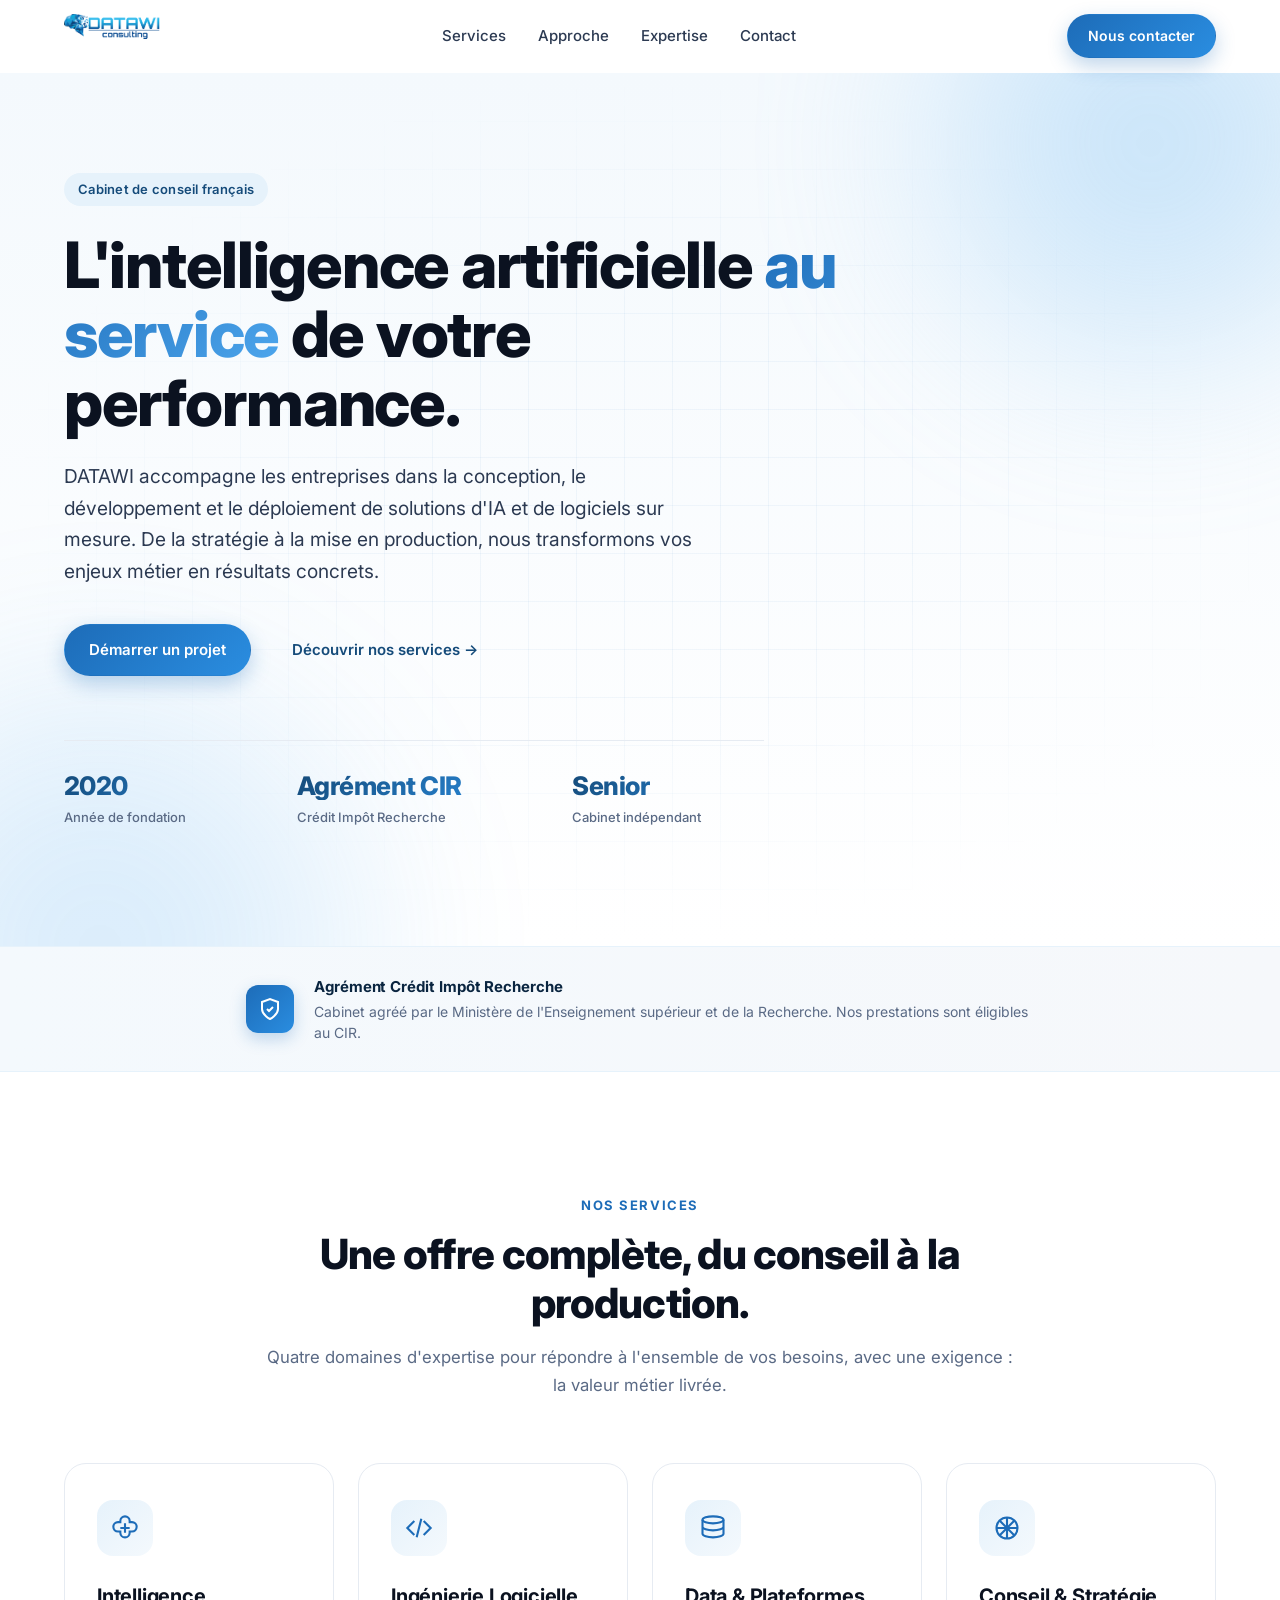
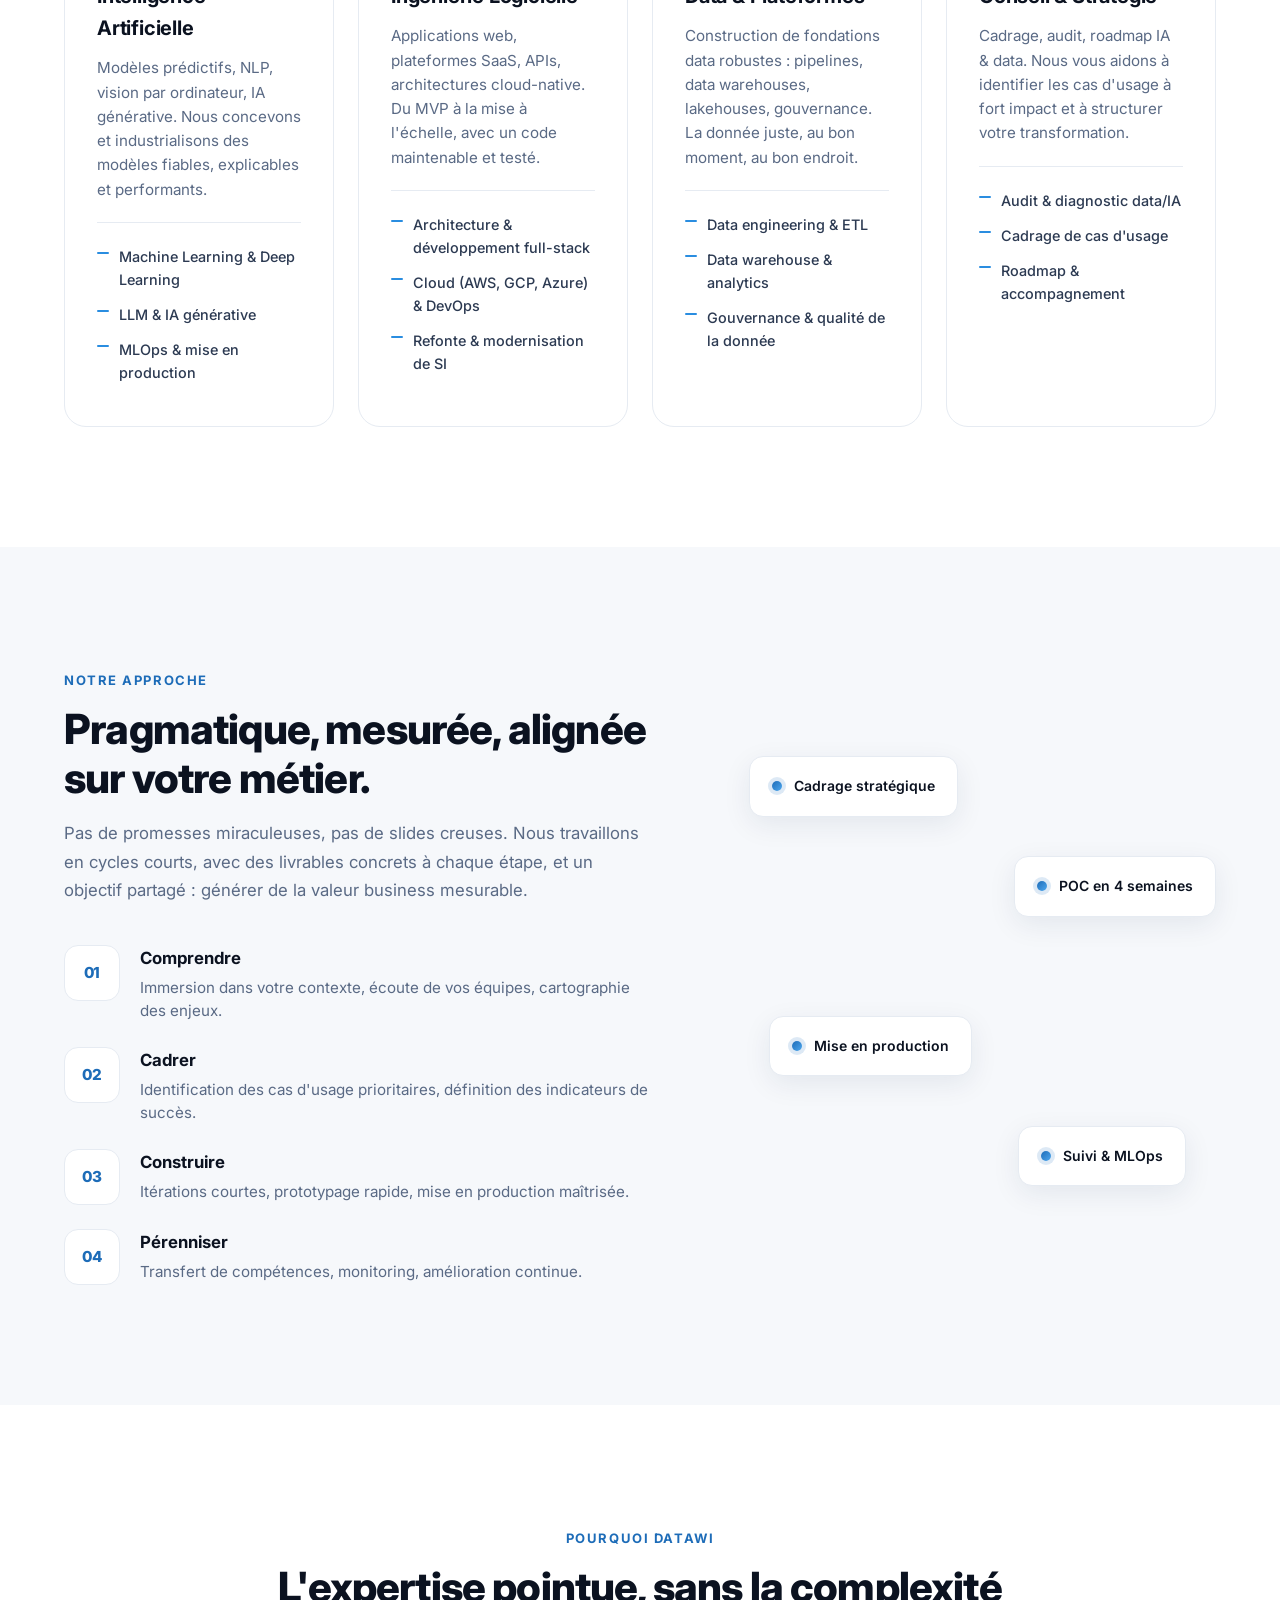
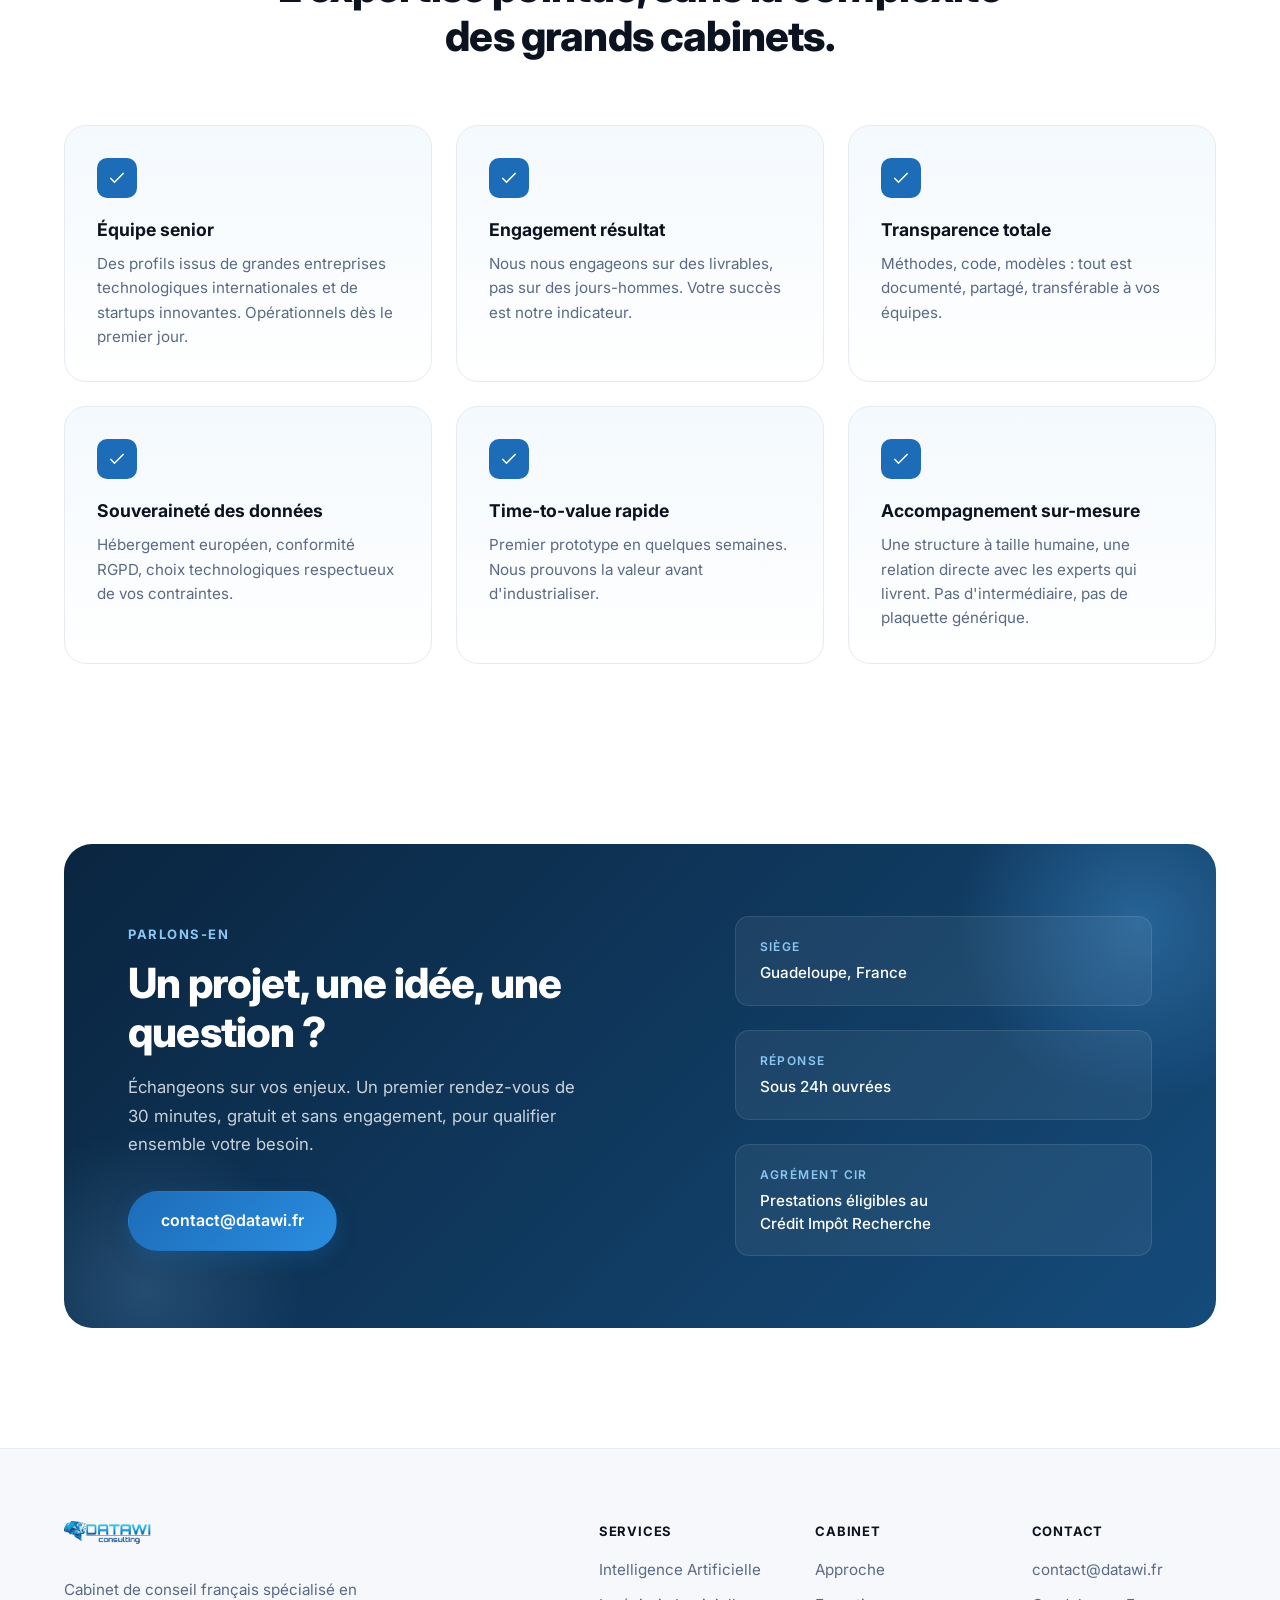
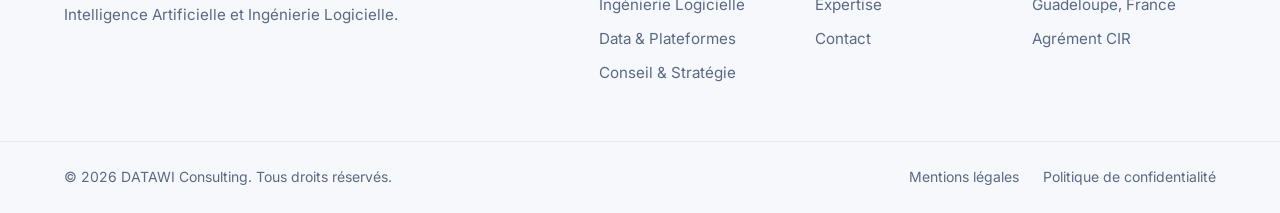
<file: index.html>
<!DOCTYPE html>
<html lang="fr">
<head>
    <meta charset="UTF-8">
    <meta name="viewport" content="width=device-width, initial-scale=1.0">
    <title>DATAWI Consulting — Conseil en IA & Ingénierie Logicielle</title>
    <meta name="description" content="DATAWI Consulting — Cabinet de conseil français spécialisé en Intelligence Artificielle et Ingénierie Logicielle. Agréé Crédit Impôt Recherche par le Ministère de l'Enseignement supérieur et de la Recherche.">
    <meta name="keywords" content="conseil IA, intelligence artificielle, ingénierie logicielle, machine learning, data science, France, Guadeloupe, agrément CIR, crédit impôt recherche, DATAWI">
    <meta name="author" content="DATAWI Consulting">
    <meta name="robots" content="index, follow, max-image-preview:large, max-snippet:-1">
    <link rel="canonical" href="https://datawi.fr/">

    <!-- Open Graph -->
    <meta property="og:type" content="website">
    <meta property="og:locale" content="fr_FR">
    <meta property="og:site_name" content="DATAWI Consulting">
    <meta property="og:url" content="https://datawi.fr/">
    <meta property="og:title" content="DATAWI Consulting — Conseil en IA & Ingénierie Logicielle">
    <meta property="og:description" content="Cabinet de conseil français spécialisé en Intelligence Artificielle et Ingénierie Logicielle. Agréé Crédit Impôt Recherche.">
    <meta property="og:image" content="https://datawi.fr/assets/datawi-logo.png">
    <meta property="og:image:alt" content="Logo DATAWI Consulting">

    <!-- Twitter Card -->
    <meta name="twitter:card" content="summary_large_image">
    <meta name="twitter:title" content="DATAWI Consulting — Conseil en IA & Ingénierie Logicielle">
    <meta name="twitter:description" content="Cabinet de conseil français spécialisé en IA et Ingénierie Logicielle. Agréé Crédit Impôt Recherche.">
    <meta name="twitter:image" content="https://datawi.fr/assets/datawi-logo.png">

    <link rel="icon" type="image/png" href="assets/datawi-logo.png">
    <link rel="preconnect" href="https://fonts.googleapis.com">
    <link rel="preconnect" href="https://fonts.gstatic.com" crossorigin>
    <link href="https://fonts.googleapis.com/css2?family=Inter:wght@300;400;500;600;700;800&display=swap" rel="stylesheet">
    <link rel="stylesheet" href="styles.css">

    <!-- Structured data (schema.org) -->
    <script type="application/ld+json">
    {
      "@context": "https://schema.org",
      "@graph": [
        {
          "@type": ["Organization", "ProfessionalService"],
          "@id": "https://datawi.fr/#organization",
          "name": "DATAWI Consulting",
          "legalName": "DATAWI",
          "alternateName": "DATAWI",
          "url": "https://datawi.fr/",
          "logo": {
            "@type": "ImageObject",
            "url": "https://datawi.fr/assets/datawi-logo.png",
            "caption": "DATAWI Consulting"
          },
          "image": "https://datawi.fr/assets/datawi-logo.png",
          "description": "Cabinet de conseil français spécialisé en Intelligence Artificielle et Ingénierie Logicielle. Agréé Crédit Impôt Recherche par le Ministère de l'Enseignement supérieur et de la Recherche.",
          "slogan": "L'intelligence artificielle au service de votre performance",
          "foundingDate": "2020",
          "email": "contact@datawi.fr",
          "address": {
            "@type": "PostalAddress",
            "streetAddress": "53 rue du Père Labat",
            "postalCode": "97100",
            "addressLocality": "Basse-Terre",
            "addressRegion": "Guadeloupe",
            "addressCountry": "FR"
          },
          "areaServed": [
            { "@type": "Country", "name": "France" },
            { "@type": "AdministrativeArea", "name": "Guadeloupe" },
            { "@type": "Place", "name": "Europe" }
          ],
          "knowsAbout": [
            "Intelligence Artificielle",
            "Machine Learning",
            "Deep Learning",
            "Large Language Models",
            "IA générative",
            "MLOps",
            "Ingénierie Logicielle",
            "Architecture cloud",
            "AWS",
            "Google Cloud Platform",
            "Microsoft Azure",
            "DevOps",
            "Data Engineering",
            "Data Warehouse",
            "Gouvernance de la donnée",
            "Conseil en transformation numérique",
            "Crédit Impôt Recherche"
          ],
          "identifier": [
            { "@type": "PropertyValue", "propertyID": "SIREN", "value": "883066078" },
            { "@type": "PropertyValue", "propertyID": "SIRET", "value": "88306607800022" },
            { "@type": "PropertyValue", "propertyID": "VAT", "value": "FR12883066078" },
            { "@type": "PropertyValue", "propertyID": "NAF", "value": "62.01Z" }
          ],
          "naics": "541512",
          "hasCredential": {
            "@type": "EducationalOccupationalCredential",
            "name": "Agrément Crédit Impôt Recherche (CIR)",
            "credentialCategory": "Agrément officiel",
            "recognizedBy": {
              "@type": "GovernmentOrganization",
              "name": "Ministère de l'Enseignement supérieur et de la Recherche",
              "url": "https://www.enseignementsup-recherche.gouv.fr/"
            }
          },
          "hasOfferCatalog": {
            "@type": "OfferCatalog",
            "name": "Services DATAWI Consulting",
            "itemListElement": [
              {
                "@type": "OfferCatalog",
                "name": "Intelligence Artificielle",
                "itemListElement": [
                  { "@type": "Offer", "itemOffered": { "@type": "Service", "name": "Machine Learning & Deep Learning" }},
                  { "@type": "Offer", "itemOffered": { "@type": "Service", "name": "LLM & IA générative" }},
                  { "@type": "Offer", "itemOffered": { "@type": "Service", "name": "MLOps & mise en production" }}
                ]
              },
              {
                "@type": "OfferCatalog",
                "name": "Ingénierie Logicielle",
                "itemListElement": [
                  { "@type": "Offer", "itemOffered": { "@type": "Service", "name": "Architecture & développement full-stack" }},
                  { "@type": "Offer", "itemOffered": { "@type": "Service", "name": "Cloud (AWS, GCP, Azure) & DevOps" }},
                  { "@type": "Offer", "itemOffered": { "@type": "Service", "name": "Refonte & modernisation de SI" }}
                ]
              },
              {
                "@type": "OfferCatalog",
                "name": "Data & Plateformes",
                "itemListElement": [
                  { "@type": "Offer", "itemOffered": { "@type": "Service", "name": "Data engineering & ETL" }},
                  { "@type": "Offer", "itemOffered": { "@type": "Service", "name": "Data warehouse & analytics" }},
                  { "@type": "Offer", "itemOffered": { "@type": "Service", "name": "Gouvernance & qualité de la donnée" }}
                ]
              },
              {
                "@type": "OfferCatalog",
                "name": "Conseil & Stratégie",
                "itemListElement": [
                  { "@type": "Offer", "itemOffered": { "@type": "Service", "name": "Audit & diagnostic data/IA" }},
                  { "@type": "Offer", "itemOffered": { "@type": "Service", "name": "Cadrage de cas d'usage" }},
                  { "@type": "Offer", "itemOffered": { "@type": "Service", "name": "Roadmap & accompagnement" }}
                ]
              }
            ]
          },
          "contactPoint": {
            "@type": "ContactPoint",
            "contactType": "customer support",
            "email": "contact@datawi.fr",
            "areaServed": "FR",
            "availableLanguage": ["French", "English"]
          }
        },
        {
          "@type": "WebSite",
          "@id": "https://datawi.fr/#website",
          "url": "https://datawi.fr/",
          "name": "DATAWI Consulting",
          "description": "Cabinet de conseil français en IA et Ingénierie Logicielle",
          "publisher": { "@id": "https://datawi.fr/#organization" },
          "inLanguage": "fr-FR"
        },
        {
          "@type": "WebPage",
          "@id": "https://datawi.fr/#webpage",
          "url": "https://datawi.fr/",
          "name": "DATAWI Consulting — Conseil en IA & Ingénierie Logicielle",
          "isPartOf": { "@id": "https://datawi.fr/#website" },
          "about": { "@id": "https://datawi.fr/#organization" },
          "primaryImageOfPage": "https://datawi.fr/assets/datawi-logo.png",
          "inLanguage": "fr-FR"
        }
      ]
    }
    </script>
</head>
<body>
    <!-- Header -->
    <header class="header" id="header">
        <div class="container header-inner">
            <a href="#" class="logo-link" aria-label="DATAWI Consulting">
                <img src="assets/datawi-logo.png" alt="DATAWI Consulting" class="logo">
            </a>
            <nav class="nav" aria-label="Navigation principale">
                <ul class="nav-list">
                    <li><a href="#services">Services</a></li>
                    <li><a href="#approche">Approche</a></li>
                    <li><a href="#expertise">Expertise</a></li>
                    <li><a href="#contact">Contact</a></li>
                </ul>
            </nav>
            <a href="#contact" class="btn btn-primary btn-header">Nous contacter</a>
            <button class="menu-toggle" aria-label="Menu" aria-expanded="false">
                <span></span><span></span><span></span>
            </button>
        </div>
    </header>

    <!-- Hero -->
    <section class="hero">
        <div class="hero-bg" aria-hidden="true">
            <div class="hero-shape shape-1"></div>
            <div class="hero-shape shape-2"></div>
            <div class="hero-grid"></div>
        </div>
        <div class="container hero-inner">
            <div class="hero-content">
                <span class="hero-badge">Cabinet de conseil français</span>
                <h1 class="hero-title">
                    L'intelligence artificielle <span class="gradient-text">au service</span> de votre performance.
                </h1>
                <p class="hero-subtitle">
                    DATAWI accompagne les entreprises dans la conception, le développement
                    et le déploiement de solutions d'IA et de logiciels sur mesure. De la stratégie
                    à la mise en production, nous transformons vos enjeux métier en résultats concrets.
                </p>
                <div class="hero-actions">
                    <a href="#contact" class="btn btn-primary">Démarrer un projet</a>
                    <a href="#services" class="btn btn-ghost">Découvrir nos services →</a>
                </div>
                <div class="hero-stats">
                    <div class="stat">
                        <div class="stat-value">2020</div>
                        <div class="stat-label">Année de fondation</div>
                    </div>
                    <div class="stat">
                        <div class="stat-value">Agrément CIR</div>
                        <div class="stat-label">Crédit Impôt Recherche</div>
                    </div>
                    <div class="stat">
                        <div class="stat-value">Senior</div>
                        <div class="stat-label">Cabinet indépendant</div>
                    </div>
                </div>
            </div>
        </div>
    </section>

    <!-- CIR callout -->
    <section class="cir-strip">
        <div class="container cir-inner">
            <div class="cir-badge" aria-hidden="true">
                <svg viewBox="0 0 24 24" fill="none" stroke="currentColor" stroke-width="2">
                    <path d="m9 12 2 2 4-4"/>
                    <path d="M12 22s8-4 8-10V5l-8-3-8 3v7c0 6 8 10 8 10z"/>
                </svg>
            </div>
            <div class="cir-text">
                <strong>Agrément Crédit Impôt Recherche</strong>
                <span>Cabinet agréé par le Ministère de l'Enseignement supérieur et de la Recherche. Nos prestations sont éligibles au CIR.</span>
            </div>
        </div>
    </section>

    <!-- Services -->
    <section class="services" id="services">
        <div class="container">
            <div class="section-header">
                <span class="eyebrow">Nos services</span>
                <h2>Une offre complète, du conseil à la production.</h2>
                <p class="section-subtitle">
                    Quatre domaines d'expertise pour répondre à l'ensemble de vos besoins,
                    avec une exigence : la valeur métier livrée.
                </p>
            </div>

            <div class="services-grid">
                <article class="service-card">
                    <div class="service-icon" aria-hidden="true">
                        <svg viewBox="0 0 24 24" fill="none" stroke="currentColor" stroke-width="1.8">
                            <path d="M12 2a4 4 0 0 0-4 4v1H6a4 4 0 0 0 0 8h2v1a4 4 0 0 0 8 0v-1h2a4 4 0 0 0 0-8h-2V6a4 4 0 0 0-4-4Z"/>
                            <path d="M12 8v8M8 12h8"/>
                        </svg>
                    </div>
                    <h3>Intelligence Artificielle</h3>
                    <p>Modèles prédictifs, NLP, vision par ordinateur, IA générative. Nous concevons et industrialisons des modèles fiables, explicables et performants.</p>
                    <ul class="service-list">
                        <li>Machine Learning & Deep Learning</li>
                        <li>LLM & IA générative</li>
                        <li>MLOps & mise en production</li>
                    </ul>
                </article>

                <article class="service-card">
                    <div class="service-icon" aria-hidden="true">
                        <svg viewBox="0 0 24 24" fill="none" stroke="currentColor" stroke-width="1.8">
                            <path d="m8 6-6 6 6 6M16 6l6 6-6 6M14 4l-4 16"/>
                        </svg>
                    </div>
                    <h3>Ingénierie Logicielle</h3>
                    <p>Applications web, plateformes SaaS, APIs, architectures cloud-native. Du MVP à la mise à l'échelle, avec un code maintenable et testé.</p>
                    <ul class="service-list">
                        <li>Architecture & développement full-stack</li>
                        <li>Cloud (AWS, GCP, Azure) & DevOps</li>
                        <li>Refonte & modernisation de SI</li>
                    </ul>
                </article>

                <article class="service-card">
                    <div class="service-icon" aria-hidden="true">
                        <svg viewBox="0 0 24 24" fill="none" stroke="currentColor" stroke-width="1.8">
                            <ellipse cx="12" cy="5" rx="9" ry="3"/>
                            <path d="M3 5v6c0 1.66 4.03 3 9 3s9-1.34 9-3V5M3 11v6c0 1.66 4.03 3 9 3s9-1.34 9-3v-6"/>
                        </svg>
                    </div>
                    <h3>Data & Plateformes</h3>
                    <p>Construction de fondations data robustes : pipelines, data warehouses, lakehouses, gouvernance. La donnée juste, au bon moment, au bon endroit.</p>
                    <ul class="service-list">
                        <li>Data engineering & ETL</li>
                        <li>Data warehouse & analytics</li>
                        <li>Gouvernance & qualité de la donnée</li>
                    </ul>
                </article>

                <article class="service-card">
                    <div class="service-icon" aria-hidden="true">
                        <svg viewBox="0 0 24 24" fill="none" stroke="currentColor" stroke-width="1.8">
                            <circle cx="12" cy="12" r="9"/>
                            <path d="M12 3v18M3 12h18M5.6 5.6l12.8 12.8M5.6 18.4 18.4 5.6"/>
                        </svg>
                    </div>
                    <h3>Conseil & Stratégie</h3>
                    <p>Cadrage, audit, roadmap IA & data. Nous vous aidons à identifier les cas d'usage à fort impact et à structurer votre transformation.</p>
                    <ul class="service-list">
                        <li>Audit & diagnostic data/IA</li>
                        <li>Cadrage de cas d'usage</li>
                        <li>Roadmap & accompagnement</li>
                    </ul>
                </article>
            </div>
        </div>
    </section>

    <!-- Approche -->
    <section class="approach" id="approche">
        <div class="container approach-inner">
            <div class="approach-content">
                <span class="eyebrow">Notre approche</span>
                <h2>Pragmatique, mesurée, alignée sur votre métier.</h2>
                <p class="approach-lead">
                    Pas de promesses miraculeuses, pas de slides creuses. Nous travaillons en cycles
                    courts, avec des livrables concrets à chaque étape, et un objectif partagé :
                    générer de la valeur business mesurable.
                </p>

                <div class="approach-steps">
                    <div class="step">
                        <div class="step-number">01</div>
                        <div class="step-body">
                            <h4>Comprendre</h4>
                            <p>Immersion dans votre contexte, écoute de vos équipes, cartographie des enjeux.</p>
                        </div>
                    </div>
                    <div class="step">
                        <div class="step-number">02</div>
                        <div class="step-body">
                            <h4>Cadrer</h4>
                            <p>Identification des cas d'usage prioritaires, définition des indicateurs de succès.</p>
                        </div>
                    </div>
                    <div class="step">
                        <div class="step-number">03</div>
                        <div class="step-body">
                            <h4>Construire</h4>
                            <p>Itérations courtes, prototypage rapide, mise en production maîtrisée.</p>
                        </div>
                    </div>
                    <div class="step">
                        <div class="step-number">04</div>
                        <div class="step-body">
                            <h4>Pérenniser</h4>
                            <p>Transfert de compétences, monitoring, amélioration continue.</p>
                        </div>
                    </div>
                </div>
            </div>
            <div class="approach-visual" aria-hidden="true">
                <div class="visual-card card-1">
                    <div class="visual-dot"></div>
                    <span>Cadrage stratégique</span>
                </div>
                <div class="visual-card card-2">
                    <div class="visual-dot"></div>
                    <span>POC en 4 semaines</span>
                </div>
                <div class="visual-card card-3">
                    <div class="visual-dot"></div>
                    <span>Mise en production</span>
                </div>
                <div class="visual-card card-4">
                    <div class="visual-dot"></div>
                    <span>Suivi & MLOps</span>
                </div>
            </div>
        </div>
    </section>

    <!-- Expertise -->
    <section class="expertise" id="expertise">
        <div class="container">
            <div class="section-header">
                <span class="eyebrow">Pourquoi DATAWI</span>
                <h2>L'expertise pointue, sans la complexité des grands cabinets.</h2>
            </div>

            <div class="expertise-grid">
                <div class="expertise-card">
                    <div class="expertise-icon">
                        <svg viewBox="0 0 24 24" fill="none" stroke="currentColor" stroke-width="1.8">
                            <path d="M20 6 9 17l-5-5"/>
                        </svg>
                    </div>
                    <h3>Équipe senior</h3>
                    <p>Des profils issus de grandes entreprises technologiques internationales et de startups innovantes. Opérationnels dès le premier jour.</p>
                </div>
                <div class="expertise-card">
                    <div class="expertise-icon">
                        <svg viewBox="0 0 24 24" fill="none" stroke="currentColor" stroke-width="1.8">
                            <path d="M20 6 9 17l-5-5"/>
                        </svg>
                    </div>
                    <h3>Engagement résultat</h3>
                    <p>Nous nous engageons sur des livrables, pas sur des jours-hommes. Votre succès est notre indicateur.</p>
                </div>
                <div class="expertise-card">
                    <div class="expertise-icon">
                        <svg viewBox="0 0 24 24" fill="none" stroke="currentColor" stroke-width="1.8">
                            <path d="M20 6 9 17l-5-5"/>
                        </svg>
                    </div>
                    <h3>Transparence totale</h3>
                    <p>Méthodes, code, modèles : tout est documenté, partagé, transférable à vos équipes.</p>
                </div>
                <div class="expertise-card">
                    <div class="expertise-icon">
                        <svg viewBox="0 0 24 24" fill="none" stroke="currentColor" stroke-width="1.8">
                            <path d="M20 6 9 17l-5-5"/>
                        </svg>
                    </div>
                    <h3>Souveraineté des données</h3>
                    <p>Hébergement européen, conformité RGPD, choix technologiques respectueux de vos contraintes.</p>
                </div>
                <div class="expertise-card">
                    <div class="expertise-icon">
                        <svg viewBox="0 0 24 24" fill="none" stroke="currentColor" stroke-width="1.8">
                            <path d="M20 6 9 17l-5-5"/>
                        </svg>
                    </div>
                    <h3>Time-to-value rapide</h3>
                    <p>Premier prototype en quelques semaines. Nous prouvons la valeur avant d'industrialiser.</p>
                </div>
                <div class="expertise-card">
                    <div class="expertise-icon">
                        <svg viewBox="0 0 24 24" fill="none" stroke="currentColor" stroke-width="1.8">
                            <path d="M20 6 9 17l-5-5"/>
                        </svg>
                    </div>
                    <h3>Accompagnement sur-mesure</h3>
                    <p>Une structure à taille humaine, une relation directe avec les experts qui livrent. Pas d'intermédiaire, pas de plaquette générique.</p>
                </div>
            </div>
        </div>
    </section>

    <!-- CTA -->
    <section class="cta" id="contact">
        <div class="container">
            <div class="cta-card">
                <div class="cta-content">
                    <span class="eyebrow eyebrow-light">Parlons-en</span>
                    <h2>Un projet, une idée, une question ?</h2>
                    <p>
                        Échangeons sur vos enjeux. Un premier rendez-vous de 30 minutes,
                        gratuit et sans engagement, pour qualifier ensemble votre besoin.
                    </p>
                    <div class="cta-actions">
                        <a href="mailto:contact@datawi.fr" class="btn btn-primary btn-large">
                            contact@datawi.fr
                        </a>
                    </div>
                </div>
                <div class="cta-info">
                    <div class="info-block">
                        <h4>Siège</h4>
                        <p>Guadeloupe, France</p>
                    </div>
                    <div class="info-block">
                        <h4>Réponse</h4>
                        <p>Sous 24h ouvrées</p>
                    </div>
                    <div class="info-block">
                        <h4>Agrément CIR</h4>
                        <p>Prestations éligibles au<br>Crédit Impôt Recherche</p>
                    </div>
                </div>
            </div>
        </div>
    </section>

    <!-- Footer -->
    <footer class="footer">
        <div class="container footer-inner">
            <div class="footer-brand">
                <img src="assets/datawi-logo.png" alt="DATAWI Consulting" class="footer-logo">
                <p>Cabinet de conseil français spécialisé en Intelligence Artificielle et Ingénierie Logicielle.</p>
            </div>
            <div class="footer-cols">
                <div class="footer-col">
                    <h5>Services</h5>
                    <ul>
                        <li><a href="#services">Intelligence Artificielle</a></li>
                        <li><a href="#services">Ingénierie Logicielle</a></li>
                        <li><a href="#services">Data & Plateformes</a></li>
                        <li><a href="#services">Conseil & Stratégie</a></li>
                    </ul>
                </div>
                <div class="footer-col">
                    <h5>Cabinet</h5>
                    <ul>
                        <li><a href="#approche">Approche</a></li>
                        <li><a href="#expertise">Expertise</a></li>
                        <li><a href="#contact">Contact</a></li>
                    </ul>
                </div>
                <div class="footer-col">
                    <h5>Contact</h5>
                    <ul>
                        <li><a href="mailto:contact@datawi.fr">contact@datawi.fr</a></li>
                        <li>Guadeloupe, France</li>
                        <li>Agrément CIR</li>
                    </ul>
                </div>
            </div>
        </div>
        <div class="footer-bottom">
            <div class="container footer-bottom-inner">
                <p>© 2026 DATAWI Consulting. Tous droits réservés.</p>
                <div class="footer-legal">
                    <a href="mentions-legales.html">Mentions légales</a>
                    <a href="politique-confidentialite.html">Politique de confidentialité</a>
                </div>
            </div>
        </div>
    </footer>

    <script>
        // Header shadow on scroll
        const header = document.getElementById('header');
        window.addEventListener('scroll', () => {
            header.classList.toggle('scrolled', window.scrollY > 20);
        });

        // Mobile menu
        const toggle = document.querySelector('.menu-toggle');
        const nav = document.querySelector('.nav');
        toggle.addEventListener('click', () => {
            const open = nav.classList.toggle('open');
            toggle.classList.toggle('open', open);
            toggle.setAttribute('aria-expanded', open);
        });
        document.querySelectorAll('.nav-list a').forEach(link => {
            link.addEventListener('click', () => {
                nav.classList.remove('open');
                toggle.classList.remove('open');
                toggle.setAttribute('aria-expanded', 'false');
            });
        });

        // Reveal on scroll
        const io = new IntersectionObserver((entries) => {
            entries.forEach(e => {
                if (e.isIntersecting) {
                    e.target.classList.add('revealed');
                    io.unobserve(e.target);
                }
            });
        }, { threshold: 0.12 });
        document.querySelectorAll('.service-card, .expertise-card, .step, .visual-card, .section-header, .approach-content > *').forEach(el => {
            el.classList.add('reveal');
            io.observe(el);
        });
    </script>

    <!-- Cloudflare Web Analytics -->
    <script defer src="https://static.cloudflareinsights.com/beacon.min.js" data-cf-beacon='{"token": "05e5d56b664644bbb10ebc865af85c94"}'></script>
</body>
</html>
</file>
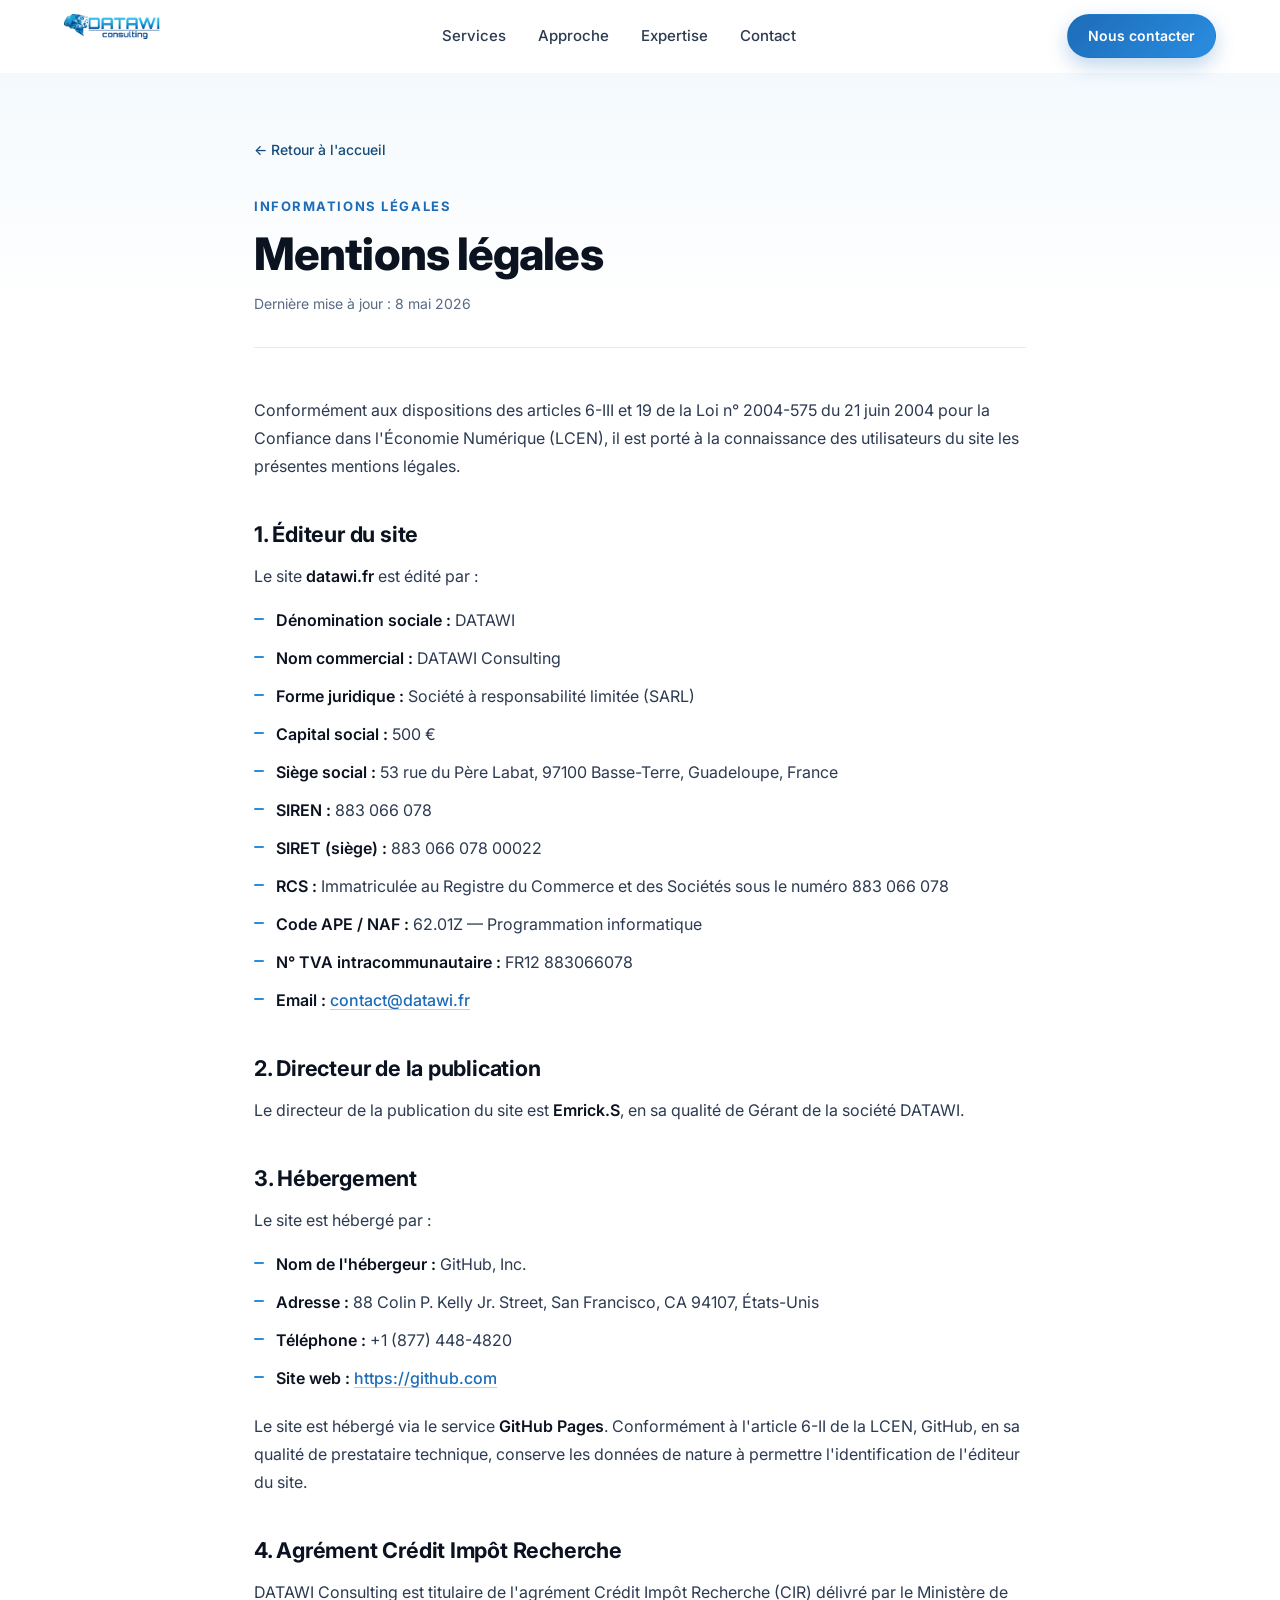
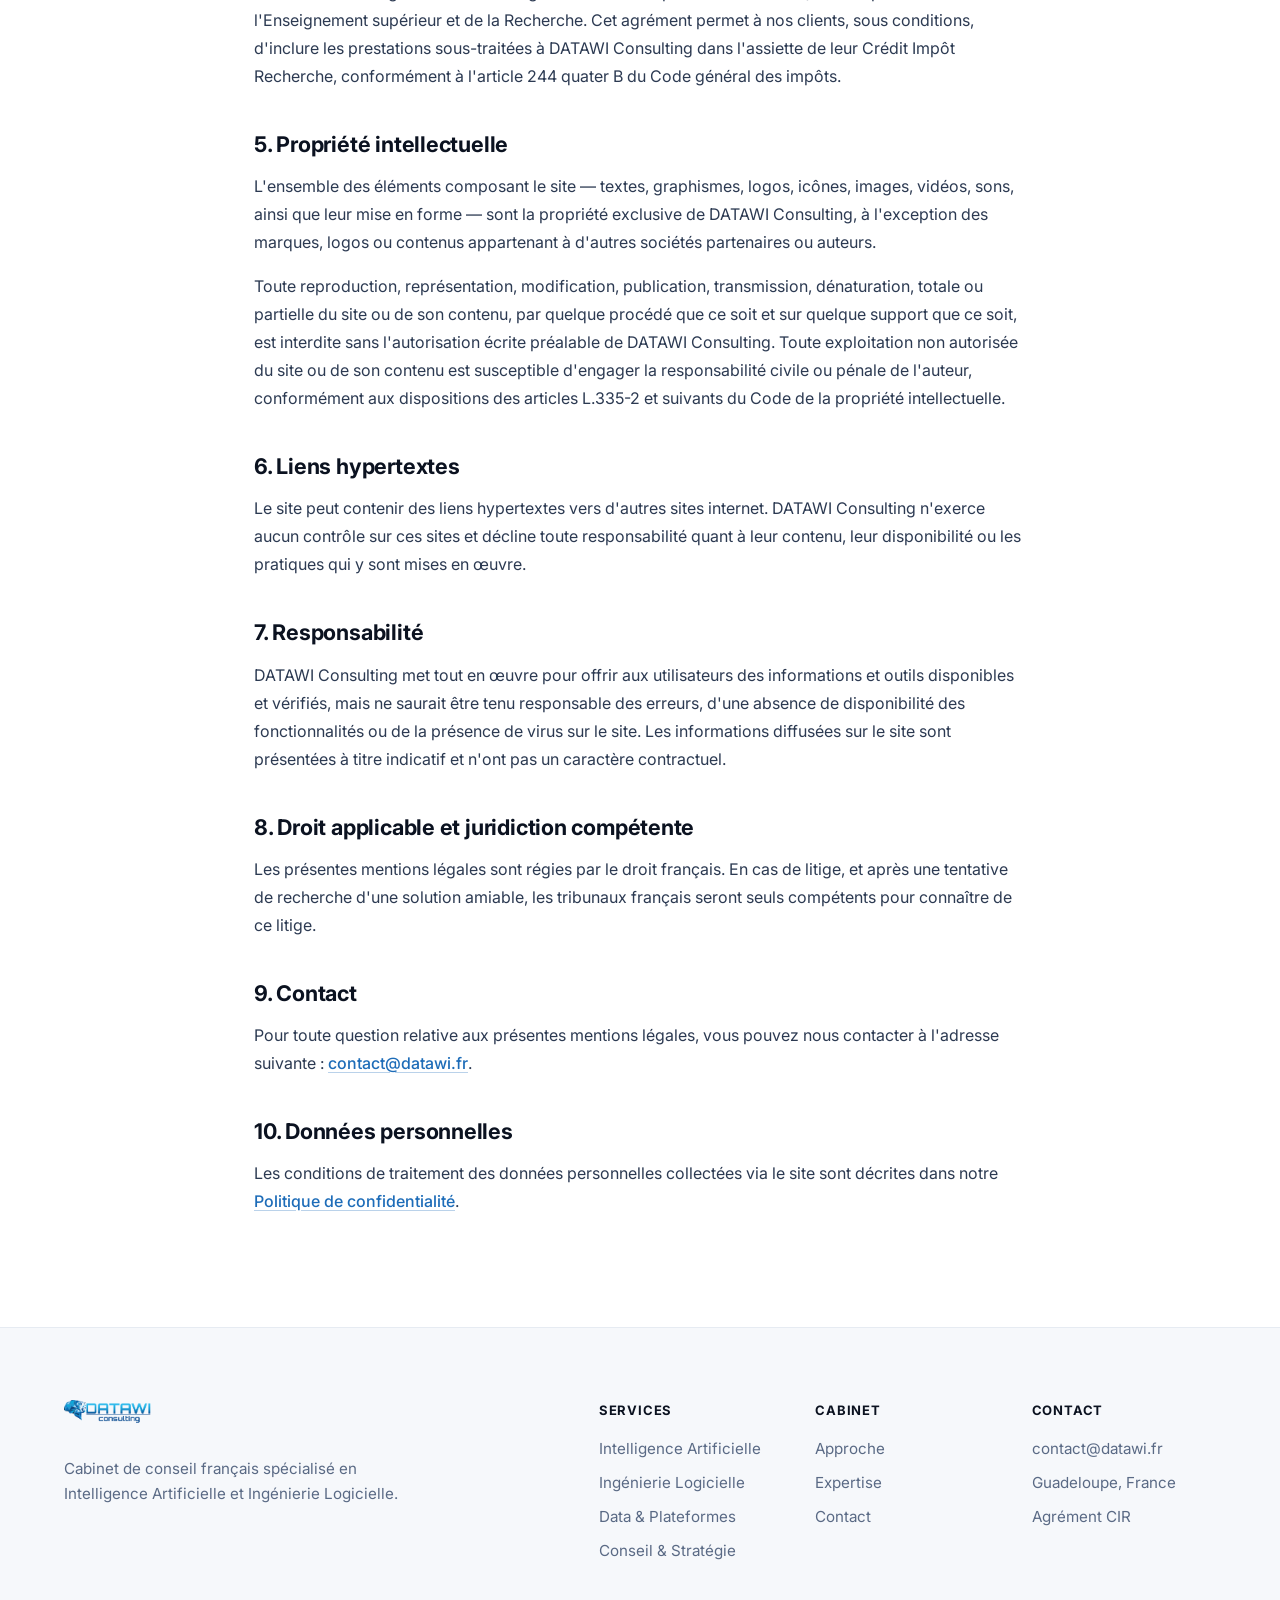
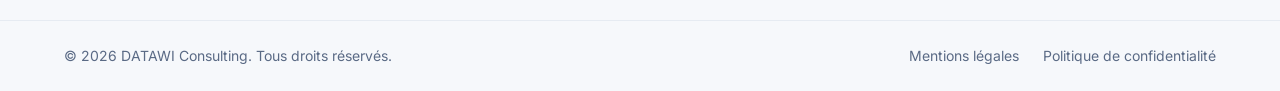
<file: mentions-legales.html>
<!DOCTYPE html>
<html lang="fr">
<head>
    <meta charset="UTF-8">
    <meta name="viewport" content="width=device-width, initial-scale=1.0">
    <title>Mentions légales — DATAWI Consulting</title>
    <meta name="description" content="Mentions légales du site DATAWI Consulting.">
    <meta name="robots" content="noindex, follow">
    <link rel="canonical" href="https://datawi.fr/mentions-legales.html">

    <!-- Open Graph -->
    <meta property="og:type" content="website">
    <meta property="og:locale" content="fr_FR">
    <meta property="og:site_name" content="DATAWI Consulting">
    <meta property="og:url" content="https://datawi.fr/mentions-legales.html">
    <meta property="og:title" content="Mentions légales — DATAWI Consulting">
    <meta property="og:description" content="Mentions légales du site DATAWI Consulting.">
    <meta property="og:image" content="https://datawi.fr/assets/datawi-logo.png">

    <link rel="icon" type="image/png" href="assets/datawi-logo.png">
    <link rel="preconnect" href="https://fonts.googleapis.com">
    <link rel="preconnect" href="https://fonts.gstatic.com" crossorigin>
    <link href="https://fonts.googleapis.com/css2?family=Inter:wght@300;400;500;600;700;800&display=swap" rel="stylesheet">
    <link rel="stylesheet" href="styles.css">
</head>
<body>
    <!-- Header -->
    <header class="header" id="header">
        <div class="container header-inner">
            <a href="index.html" class="logo-link" aria-label="DATAWI Consulting — Retour à l'accueil">
                <img src="assets/datawi-logo.png" alt="DATAWI Consulting" class="logo">
            </a>
            <nav class="nav" aria-label="Navigation principale">
                <ul class="nav-list">
                    <li><a href="index.html#services">Services</a></li>
                    <li><a href="index.html#approche">Approche</a></li>
                    <li><a href="index.html#expertise">Expertise</a></li>
                    <li><a href="index.html#contact">Contact</a></li>
                </ul>
            </nav>
            <a href="index.html#contact" class="btn btn-primary btn-header">Nous contacter</a>
            <button class="menu-toggle" aria-label="Menu" aria-expanded="false">
                <span></span><span></span><span></span>
            </button>
        </div>
    </header>

    <!-- Legal content -->
    <main class="legal-page">
        <div class="container legal-container">
            <a href="index.html" class="legal-back">← Retour à l'accueil</a>
            <header class="legal-header">
                <span class="eyebrow">Informations légales</span>
                <h1>Mentions légales</h1>
                <p class="legal-meta">Dernière mise à jour : 8 mai 2026</p>
            </header>

            <div class="legal-content">
                <p>
                    Conformément aux dispositions des articles 6-III et 19 de la Loi n° 2004-575
                    du 21 juin 2004 pour la Confiance dans l'Économie Numérique (LCEN), il est
                    porté à la connaissance des utilisateurs du site les présentes mentions légales.
                </p>

                <h2>1. Éditeur du site</h2>
                <p>
                    Le site <strong>datawi.fr</strong> est édité par :
                </p>
                <ul>
                    <li><strong>Dénomination sociale :</strong> DATAWI</li>
                    <li><strong>Nom commercial :</strong> DATAWI Consulting</li>
                    <li><strong>Forme juridique :</strong> Société à responsabilité limitée (SARL)</li>
                    <li><strong>Capital social :</strong> 500 €</li>
                    <li><strong>Siège social :</strong> 53 rue du Père Labat, 97100 Basse-Terre, Guadeloupe, France</li>
                    <li><strong>SIREN :</strong> 883 066 078</li>
                    <li><strong>SIRET (siège) :</strong> 883 066 078 00022</li>
                    <li><strong>RCS :</strong> Immatriculée au Registre du Commerce et des Sociétés sous le numéro 883 066 078</li>
                    <li><strong>Code APE / NAF :</strong> 62.01Z — Programmation informatique</li>
                    <li><strong>N° TVA intracommunautaire :</strong> FR12 883066078</li>
                    <li><strong>Email :</strong> <a href="mailto:contact@datawi.fr">contact@datawi.fr</a></li>
                </ul>

                <h2>2. Directeur de la publication</h2>
                <p>
                    Le directeur de la publication du site est <strong>Emrick.S</strong>, en sa qualité de
                    Gérant de la société DATAWI.
                </p>

                <h2>3. Hébergement</h2>
                <p>
                    Le site est hébergé par :
                </p>
                <ul>
                    <li><strong>Nom de l'hébergeur :</strong> GitHub, Inc.</li>
                    <li><strong>Adresse :</strong> 88 Colin P. Kelly Jr. Street, San Francisco, CA 94107, États-Unis</li>
                    <li><strong>Téléphone :</strong> +1 (877) 448-4820</li>
                    <li><strong>Site web :</strong> <a href="https://github.com" target="_blank" rel="noopener">https://github.com</a></li>
                </ul>
                <p>
                    Le site est hébergé via le service <strong>GitHub Pages</strong>. Conformément
                    à l'article 6-II de la LCEN, GitHub, en sa qualité de prestataire technique,
                    conserve les données de nature à permettre l'identification de l'éditeur du site.
                </p>

                <h2>4. Agrément Crédit Impôt Recherche</h2>
                <p>
                    DATAWI Consulting est titulaire de l'agrément Crédit Impôt Recherche (CIR)
                    délivré par le Ministère de l'Enseignement supérieur et de la Recherche.
                    Cet agrément permet à nos clients, sous conditions, d'inclure les prestations
                    sous-traitées à DATAWI Consulting dans l'assiette de leur Crédit Impôt
                    Recherche, conformément à l'article 244 quater B du Code général des impôts.
                </p>

                <h2>5. Propriété intellectuelle</h2>
                <p>
                    L'ensemble des éléments composant le site — textes, graphismes, logos, icônes,
                    images, vidéos, sons, ainsi que leur mise en forme — sont la propriété
                    exclusive de DATAWI Consulting, à l'exception des marques, logos ou contenus
                    appartenant à d'autres sociétés partenaires ou auteurs.
                </p>
                <p>
                    Toute reproduction, représentation, modification, publication, transmission,
                    dénaturation, totale ou partielle du site ou de son contenu, par quelque
                    procédé que ce soit et sur quelque support que ce soit, est interdite sans
                    l'autorisation écrite préalable de DATAWI Consulting. Toute exploitation non
                    autorisée du site ou de son contenu est susceptible d'engager la responsabilité
                    civile ou pénale de l'auteur, conformément aux dispositions des articles
                    L.335-2 et suivants du Code de la propriété intellectuelle.
                </p>

                <h2>6. Liens hypertextes</h2>
                <p>
                    Le site peut contenir des liens hypertextes vers d'autres sites internet.
                    DATAWI Consulting n'exerce aucun contrôle sur ces sites et décline toute
                    responsabilité quant à leur contenu, leur disponibilité ou les pratiques
                    qui y sont mises en œuvre.
                </p>

                <h2>7. Responsabilité</h2>
                <p>
                    DATAWI Consulting met tout en œuvre pour offrir aux utilisateurs des
                    informations et outils disponibles et vérifiés, mais ne saurait être tenu
                    responsable des erreurs, d'une absence de disponibilité des fonctionnalités
                    ou de la présence de virus sur le site. Les informations diffusées sur le
                    site sont présentées à titre indicatif et n'ont pas un caractère contractuel.
                </p>

                <h2>8. Droit applicable et juridiction compétente</h2>
                <p>
                    Les présentes mentions légales sont régies par le droit français. En cas de
                    litige, et après une tentative de recherche d'une solution amiable, les
                    tribunaux français seront seuls compétents pour connaître de ce litige.
                </p>

                <h2>9. Contact</h2>
                <p>
                    Pour toute question relative aux présentes mentions légales, vous pouvez nous
                    contacter à l'adresse suivante :
                    <a href="mailto:contact@datawi.fr">contact@datawi.fr</a>.
                </p>

                <h2>10. Données personnelles</h2>
                <p>
                    Les conditions de traitement des données personnelles collectées via le site
                    sont décrites dans notre
                    <a href="politique-confidentialite.html">Politique de confidentialité</a>.
                </p>
            </div>
        </div>
    </main>

    <!-- Footer -->
    <footer class="footer">
        <div class="container footer-inner">
            <div class="footer-brand">
                <img src="assets/datawi-logo.png" alt="DATAWI Consulting" class="footer-logo">
                <p>Cabinet de conseil français spécialisé en Intelligence Artificielle et Ingénierie Logicielle.</p>
            </div>
            <div class="footer-cols">
                <div class="footer-col">
                    <h5>Services</h5>
                    <ul>
                        <li><a href="index.html#services">Intelligence Artificielle</a></li>
                        <li><a href="index.html#services">Ingénierie Logicielle</a></li>
                        <li><a href="index.html#services">Data & Plateformes</a></li>
                        <li><a href="index.html#services">Conseil & Stratégie</a></li>
                    </ul>
                </div>
                <div class="footer-col">
                    <h5>Cabinet</h5>
                    <ul>
                        <li><a href="index.html#approche">Approche</a></li>
                        <li><a href="index.html#expertise">Expertise</a></li>
                        <li><a href="index.html#contact">Contact</a></li>
                    </ul>
                </div>
                <div class="footer-col">
                    <h5>Contact</h5>
                    <ul>
                        <li><a href="mailto:contact@datawi.fr">contact@datawi.fr</a></li>
                        <li>Guadeloupe, France</li>
                        <li>Agrément CIR</li>
                    </ul>
                </div>
            </div>
        </div>
        <div class="footer-bottom">
            <div class="container footer-bottom-inner">
                <p>© 2026 DATAWI Consulting. Tous droits réservés.</p>
                <div class="footer-legal">
                    <a href="mentions-legales.html">Mentions légales</a>
                    <a href="politique-confidentialite.html">Politique de confidentialité</a>
                </div>
            </div>
        </div>
    </footer>

    <script>
        const header = document.getElementById('header');
        window.addEventListener('scroll', () => {
            header.classList.toggle('scrolled', window.scrollY > 20);
        });
        const toggle = document.querySelector('.menu-toggle');
        const nav = document.querySelector('.nav');
        toggle.addEventListener('click', () => {
            const open = nav.classList.toggle('open');
            toggle.classList.toggle('open', open);
            toggle.setAttribute('aria-expanded', open);
        });
    </script>

    <!-- Cloudflare Web Analytics -->
    <script defer src="https://static.cloudflareinsights.com/beacon.min.js" data-cf-beacon='{"token": "05e5d56b664644bbb10ebc865af85c94"}'></script>
</body>
</html>
</file>
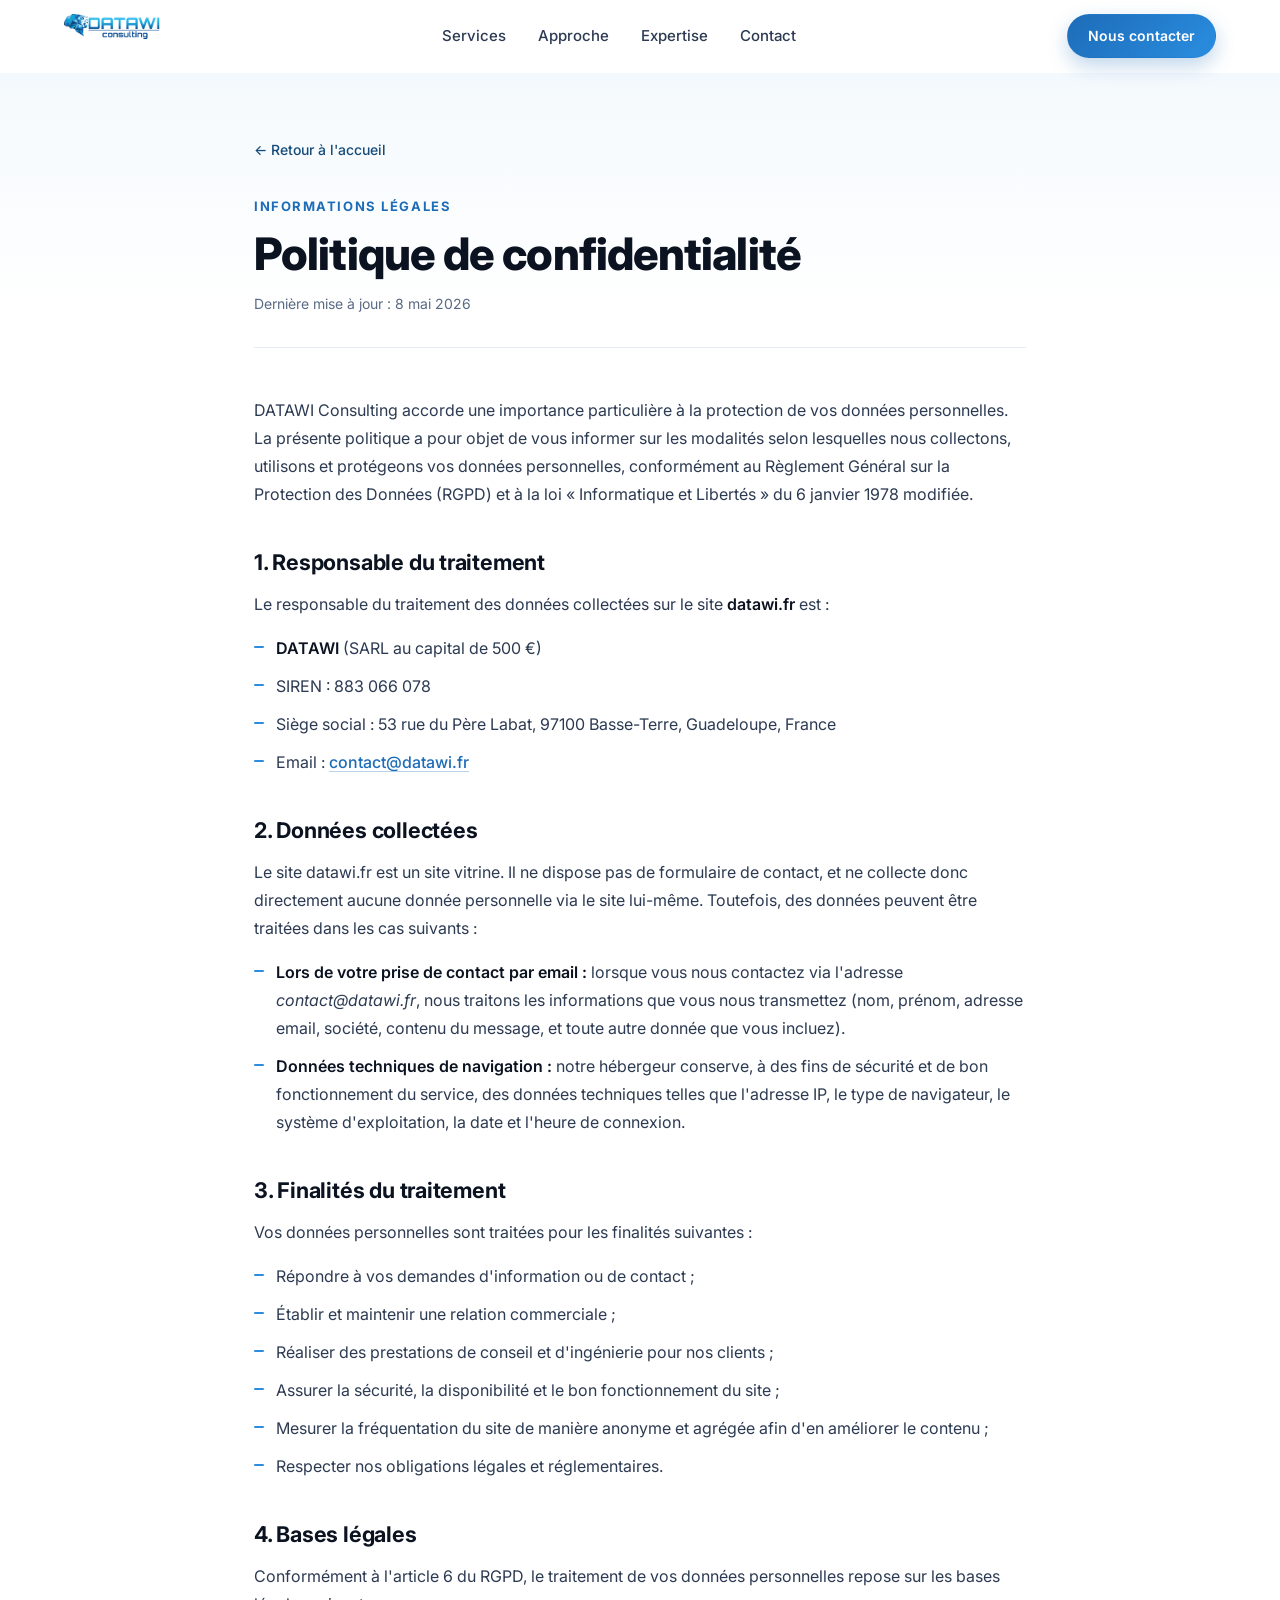
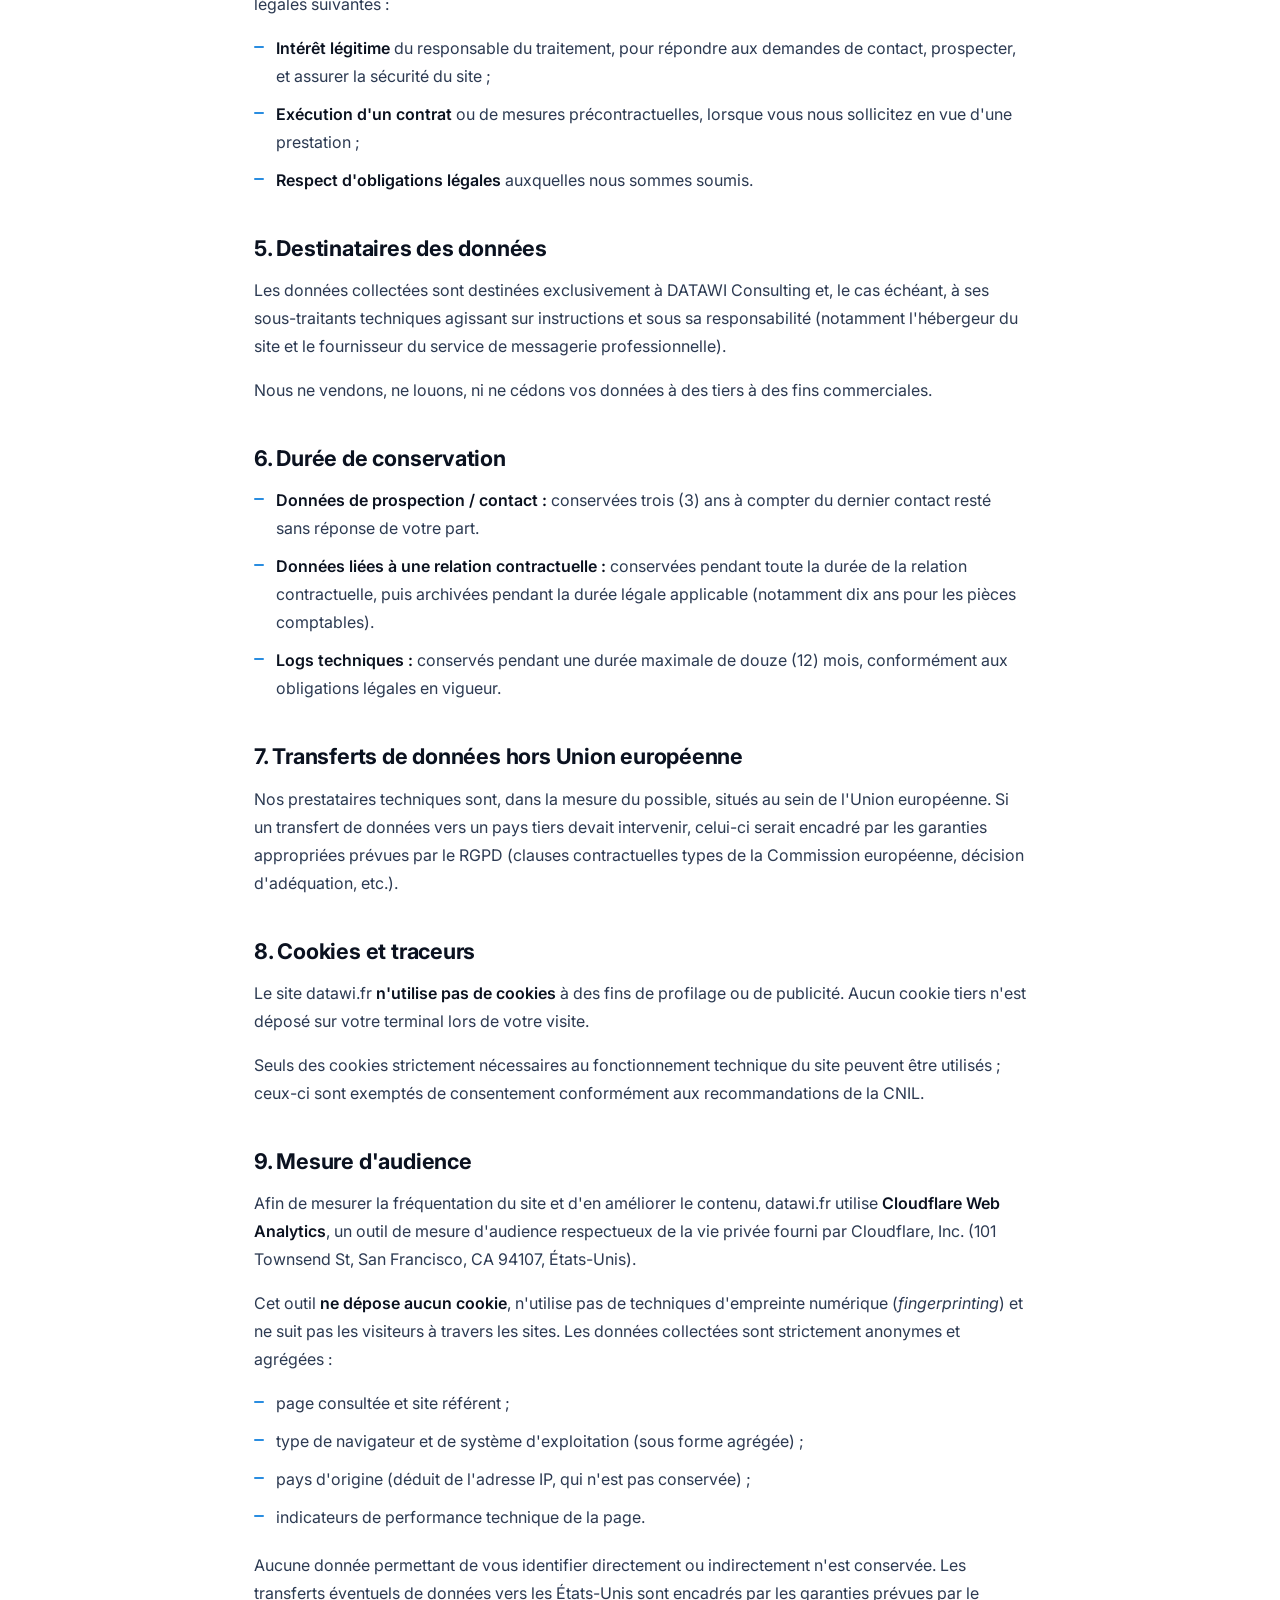
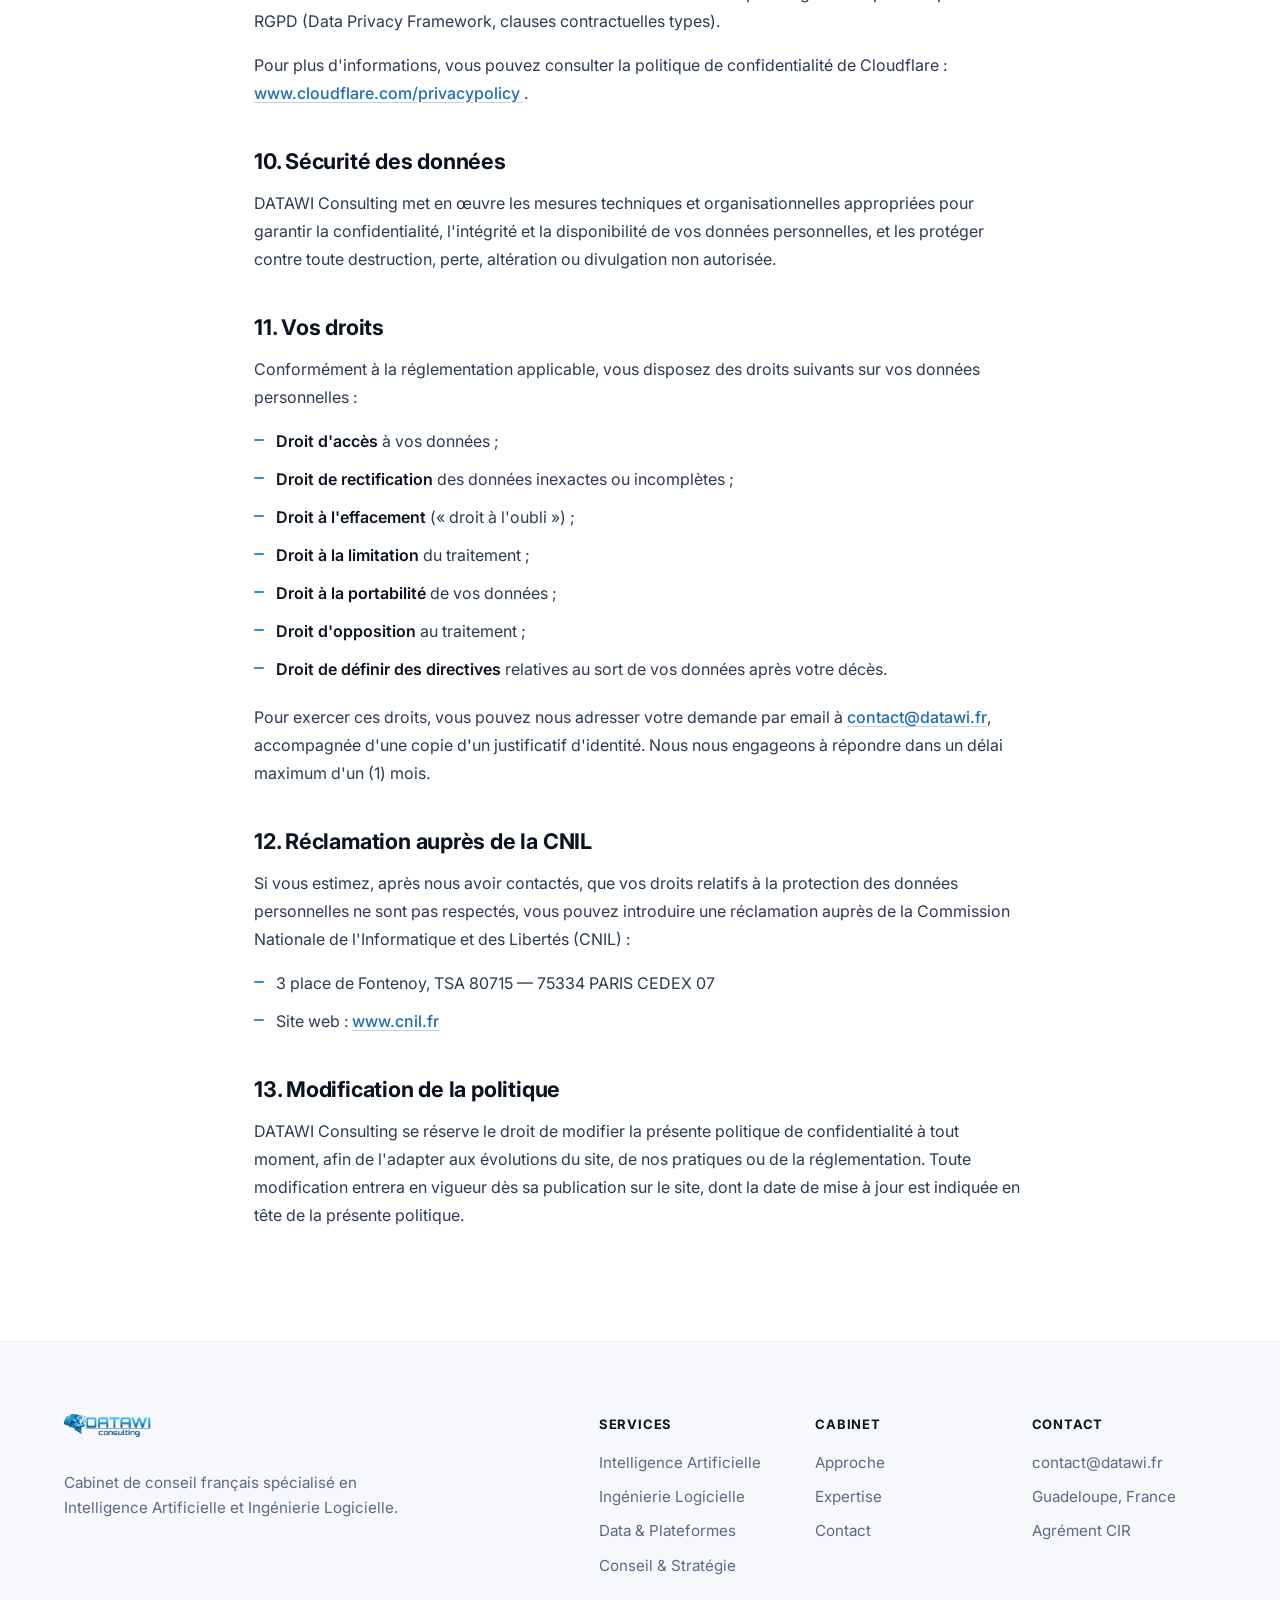
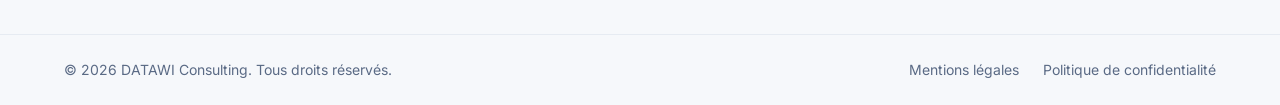
<file: politique-confidentialite.html>
<!DOCTYPE html>
<html lang="fr">
<head>
    <meta charset="UTF-8">
    <meta name="viewport" content="width=device-width, initial-scale=1.0">
    <title>Politique de confidentialité — DATAWI Consulting</title>
    <meta name="description" content="Politique de confidentialité du site DATAWI Consulting — traitement des données personnelles conforme au RGPD.">
    <meta name="robots" content="noindex, follow">
    <link rel="canonical" href="https://datawi.fr/politique-confidentialite.html">

    <!-- Open Graph -->
    <meta property="og:type" content="website">
    <meta property="og:locale" content="fr_FR">
    <meta property="og:site_name" content="DATAWI Consulting">
    <meta property="og:url" content="https://datawi.fr/politique-confidentialite.html">
    <meta property="og:title" content="Politique de confidentialité — DATAWI Consulting">
    <meta property="og:description" content="Politique de confidentialité du site DATAWI Consulting — traitement des données personnelles conforme au RGPD.">
    <meta property="og:image" content="https://datawi.fr/assets/datawi-logo.png">

    <link rel="icon" type="image/png" href="assets/datawi-logo.png">
    <link rel="preconnect" href="https://fonts.googleapis.com">
    <link rel="preconnect" href="https://fonts.gstatic.com" crossorigin>
    <link href="https://fonts.googleapis.com/css2?family=Inter:wght@300;400;500;600;700;800&display=swap" rel="stylesheet">
    <link rel="stylesheet" href="styles.css">
</head>
<body>
    <!-- Header -->
    <header class="header" id="header">
        <div class="container header-inner">
            <a href="index.html" class="logo-link" aria-label="DATAWI Consulting — Retour à l'accueil">
                <img src="assets/datawi-logo.png" alt="DATAWI Consulting" class="logo">
            </a>
            <nav class="nav" aria-label="Navigation principale">
                <ul class="nav-list">
                    <li><a href="index.html#services">Services</a></li>
                    <li><a href="index.html#approche">Approche</a></li>
                    <li><a href="index.html#expertise">Expertise</a></li>
                    <li><a href="index.html#contact">Contact</a></li>
                </ul>
            </nav>
            <a href="index.html#contact" class="btn btn-primary btn-header">Nous contacter</a>
            <button class="menu-toggle" aria-label="Menu" aria-expanded="false">
                <span></span><span></span><span></span>
            </button>
        </div>
    </header>

    <!-- Legal content -->
    <main class="legal-page">
        <div class="container legal-container">
            <a href="index.html" class="legal-back">← Retour à l'accueil</a>
            <header class="legal-header">
                <span class="eyebrow">Informations légales</span>
                <h1>Politique de confidentialité</h1>
                <p class="legal-meta">Dernière mise à jour : 8 mai 2026</p>
            </header>

            <div class="legal-content">
                <p>
                    DATAWI Consulting accorde une importance particulière à la protection de vos
                    données personnelles. La présente politique a pour objet de vous informer
                    sur les modalités selon lesquelles nous collectons, utilisons et protégeons
                    vos données personnelles, conformément au Règlement Général sur la Protection
                    des Données (RGPD) et à la loi « Informatique et Libertés » du 6 janvier 1978
                    modifiée.
                </p>

                <h2>1. Responsable du traitement</h2>
                <p>
                    Le responsable du traitement des données collectées sur le site
                    <strong>datawi.fr</strong> est :
                </p>
                <ul>
                    <li><strong>DATAWI</strong> (SARL au capital de 500 €)</li>
                    <li>SIREN : 883 066 078</li>
                    <li>Siège social : 53 rue du Père Labat, 97100 Basse-Terre, Guadeloupe, France</li>
                    <li>Email : <a href="mailto:contact@datawi.fr">contact@datawi.fr</a></li>
                </ul>

                <h2>2. Données collectées</h2>
                <p>
                    Le site datawi.fr est un site vitrine. Il ne dispose pas de formulaire de
                    contact, et ne collecte donc directement aucune donnée personnelle via le
                    site lui-même. Toutefois, des données peuvent être traitées dans les cas
                    suivants :
                </p>
                <ul>
                    <li>
                        <strong>Lors de votre prise de contact par email :</strong> lorsque vous
                        nous contactez via l'adresse <em>contact@datawi.fr</em>, nous traitons
                        les informations que vous nous transmettez (nom, prénom, adresse email,
                        société, contenu du message, et toute autre donnée que vous incluez).
                    </li>
                    <li>
                        <strong>Données techniques de navigation :</strong> notre hébergeur
                        conserve, à des fins de sécurité et de bon fonctionnement du service,
                        des données techniques telles que l'adresse IP, le type de navigateur,
                        le système d'exploitation, la date et l'heure de connexion.
                    </li>
                </ul>

                <h2>3. Finalités du traitement</h2>
                <p>Vos données personnelles sont traitées pour les finalités suivantes :</p>
                <ul>
                    <li>Répondre à vos demandes d'information ou de contact ;</li>
                    <li>Établir et maintenir une relation commerciale ;</li>
                    <li>Réaliser des prestations de conseil et d'ingénierie pour nos clients ;</li>
                    <li>Assurer la sécurité, la disponibilité et le bon fonctionnement du site ;</li>
                    <li>Mesurer la fréquentation du site de manière anonyme et agrégée afin d'en améliorer le contenu ;</li>
                    <li>Respecter nos obligations légales et réglementaires.</li>
                </ul>

                <h2>4. Bases légales</h2>
                <p>
                    Conformément à l'article 6 du RGPD, le traitement de vos données personnelles
                    repose sur les bases légales suivantes :
                </p>
                <ul>
                    <li>
                        <strong>Intérêt légitime</strong> du responsable du traitement, pour
                        répondre aux demandes de contact, prospecter, et assurer la sécurité du site ;
                    </li>
                    <li>
                        <strong>Exécution d'un contrat</strong> ou de mesures précontractuelles,
                        lorsque vous nous sollicitez en vue d'une prestation ;
                    </li>
                    <li>
                        <strong>Respect d'obligations légales</strong> auxquelles nous sommes soumis.
                    </li>
                </ul>

                <h2>5. Destinataires des données</h2>
                <p>
                    Les données collectées sont destinées exclusivement à DATAWI Consulting et,
                    le cas échéant, à ses sous-traitants techniques agissant sur instructions et
                    sous sa responsabilité (notamment l'hébergeur du site et le fournisseur du
                    service de messagerie professionnelle).
                </p>
                <p>
                    Nous ne vendons, ne louons, ni ne cédons vos données à des tiers à des fins
                    commerciales.
                </p>

                <h2>6. Durée de conservation</h2>
                <ul>
                    <li>
                        <strong>Données de prospection / contact :</strong> conservées trois (3) ans
                        à compter du dernier contact resté sans réponse de votre part.
                    </li>
                    <li>
                        <strong>Données liées à une relation contractuelle :</strong> conservées
                        pendant toute la durée de la relation contractuelle, puis archivées
                        pendant la durée légale applicable (notamment dix ans pour les pièces
                        comptables).
                    </li>
                    <li>
                        <strong>Logs techniques :</strong> conservés pendant une durée maximale
                        de douze (12) mois, conformément aux obligations légales en vigueur.
                    </li>
                </ul>

                <h2>7. Transferts de données hors Union européenne</h2>
                <p>
                    Nos prestataires techniques sont, dans la mesure du possible, situés au sein
                    de l'Union européenne. Si un transfert de données vers un pays tiers devait
                    intervenir, celui-ci serait encadré par les garanties appropriées prévues
                    par le RGPD (clauses contractuelles types de la Commission européenne, décision
                    d'adéquation, etc.).
                </p>

                <h2>8. Cookies et traceurs</h2>
                <p>
                    Le site datawi.fr <strong>n'utilise pas de cookies</strong> à des fins de
                    profilage ou de publicité. Aucun cookie tiers n'est déposé sur votre terminal
                    lors de votre visite.
                </p>
                <p>
                    Seuls des cookies strictement nécessaires au fonctionnement technique du
                    site peuvent être utilisés ; ceux-ci sont exemptés de consentement
                    conformément aux recommandations de la CNIL.
                </p>

                <h2>9. Mesure d'audience</h2>
                <p>
                    Afin de mesurer la fréquentation du site et d'en améliorer le contenu, datawi.fr
                    utilise <strong>Cloudflare Web Analytics</strong>, un outil de mesure d'audience
                    respectueux de la vie privée fourni par Cloudflare, Inc. (101 Townsend St,
                    San Francisco, CA 94107, États-Unis).
                </p>
                <p>
                    Cet outil <strong>ne dépose aucun cookie</strong>, n'utilise pas de techniques
                    d'empreinte numérique (<em>fingerprinting</em>) et ne suit pas les visiteurs
                    à travers les sites. Les données collectées sont strictement anonymes et
                    agrégées :
                </p>
                <ul>
                    <li>page consultée et site référent ;</li>
                    <li>type de navigateur et de système d'exploitation (sous forme agrégée) ;</li>
                    <li>pays d'origine (déduit de l'adresse IP, qui n'est pas conservée) ;</li>
                    <li>indicateurs de performance technique de la page.</li>
                </ul>
                <p>
                    Aucune donnée permettant de vous identifier directement ou indirectement
                    n'est conservée. Les transferts éventuels de données vers les États-Unis
                    sont encadrés par les garanties prévues par le RGPD (Data Privacy Framework,
                    clauses contractuelles types).
                </p>
                <p>
                    Pour plus d'informations, vous pouvez consulter la politique de confidentialité
                    de Cloudflare :
                    <a href="https://www.cloudflare.com/privacypolicy/" target="_blank" rel="noopener">
                        www.cloudflare.com/privacypolicy
                    </a>.
                </p>

                <h2>10. Sécurité des données</h2>
                <p>
                    DATAWI Consulting met en œuvre les mesures techniques et organisationnelles
                    appropriées pour garantir la confidentialité, l'intégrité et la disponibilité
                    de vos données personnelles, et les protéger contre toute destruction,
                    perte, altération ou divulgation non autorisée.
                </p>

                <h2>11. Vos droits</h2>
                <p>
                    Conformément à la réglementation applicable, vous disposez des droits suivants
                    sur vos données personnelles :
                </p>
                <ul>
                    <li><strong>Droit d'accès</strong> à vos données ;</li>
                    <li><strong>Droit de rectification</strong> des données inexactes ou incomplètes ;</li>
                    <li><strong>Droit à l'effacement</strong> (« droit à l'oubli ») ;</li>
                    <li><strong>Droit à la limitation</strong> du traitement ;</li>
                    <li><strong>Droit à la portabilité</strong> de vos données ;</li>
                    <li><strong>Droit d'opposition</strong> au traitement ;</li>
                    <li>
                        <strong>Droit de définir des directives</strong> relatives au sort de vos
                        données après votre décès.
                    </li>
                </ul>
                <p>
                    Pour exercer ces droits, vous pouvez nous adresser votre demande par email
                    à <a href="mailto:contact@datawi.fr">contact@datawi.fr</a>, accompagnée d'une
                    copie d'un justificatif d'identité. Nous nous engageons à répondre dans un
                    délai maximum d'un (1) mois.
                </p>

                <h2>12. Réclamation auprès de la CNIL</h2>
                <p>
                    Si vous estimez, après nous avoir contactés, que vos droits relatifs à la
                    protection des données personnelles ne sont pas respectés, vous pouvez
                    introduire une réclamation auprès de la Commission Nationale de
                    l'Informatique et des Libertés (CNIL) :
                </p>
                <ul>
                    <li>3 place de Fontenoy, TSA 80715 — 75334 PARIS CEDEX 07</li>
                    <li>Site web : <a href="https://www.cnil.fr" target="_blank" rel="noopener">www.cnil.fr</a></li>
                </ul>

                <h2>13. Modification de la politique</h2>
                <p>
                    DATAWI Consulting se réserve le droit de modifier la présente politique de
                    confidentialité à tout moment, afin de l'adapter aux évolutions du site, de
                    nos pratiques ou de la réglementation. Toute modification entrera en vigueur
                    dès sa publication sur le site, dont la date de mise à jour est indiquée en
                    tête de la présente politique.
                </p>
            </div>
        </div>
    </main>

    <!-- Footer -->
    <footer class="footer">
        <div class="container footer-inner">
            <div class="footer-brand">
                <img src="assets/datawi-logo.png" alt="DATAWI Consulting" class="footer-logo">
                <p>Cabinet de conseil français spécialisé en Intelligence Artificielle et Ingénierie Logicielle.</p>
            </div>
            <div class="footer-cols">
                <div class="footer-col">
                    <h5>Services</h5>
                    <ul>
                        <li><a href="index.html#services">Intelligence Artificielle</a></li>
                        <li><a href="index.html#services">Ingénierie Logicielle</a></li>
                        <li><a href="index.html#services">Data & Plateformes</a></li>
                        <li><a href="index.html#services">Conseil & Stratégie</a></li>
                    </ul>
                </div>
                <div class="footer-col">
                    <h5>Cabinet</h5>
                    <ul>
                        <li><a href="index.html#approche">Approche</a></li>
                        <li><a href="index.html#expertise">Expertise</a></li>
                        <li><a href="index.html#contact">Contact</a></li>
                    </ul>
                </div>
                <div class="footer-col">
                    <h5>Contact</h5>
                    <ul>
                        <li><a href="mailto:contact@datawi.fr">contact@datawi.fr</a></li>
                        <li>Guadeloupe, France</li>
                        <li>Agrément CIR</li>
                    </ul>
                </div>
            </div>
        </div>
        <div class="footer-bottom">
            <div class="container footer-bottom-inner">
                <p>© 2026 DATAWI Consulting. Tous droits réservés.</p>
                <div class="footer-legal">
                    <a href="mentions-legales.html">Mentions légales</a>
                    <a href="politique-confidentialite.html">Politique de confidentialité</a>
                </div>
            </div>
        </div>
    </footer>

    <script>
        const header = document.getElementById('header');
        window.addEventListener('scroll', () => {
            header.classList.toggle('scrolled', window.scrollY > 20);
        });
        const toggle = document.querySelector('.menu-toggle');
        const nav = document.querySelector('.nav');
        toggle.addEventListener('click', () => {
            const open = nav.classList.toggle('open');
            toggle.classList.toggle('open', open);
            toggle.setAttribute('aria-expanded', open);
        });
    </script>

    <!-- Cloudflare Web Analytics -->
    <script defer src="https://static.cloudflareinsights.com/beacon.min.js" data-cf-beacon='{"token": "05e5d56b664644bbb10ebc865af85c94"}'></script>
</body>
</html>
</file>
<file: styles.css>
/* ============================================================
   DATAWI Consulting — Landing page
   ============================================================ */

:root {
    /* Colors — pulled from logo */
    --blue-900: #0a2540;
    --blue-800: #103358;
    --blue-700: #154b7a;
    --blue-600: #1d6cb8;
    --blue-500: #2a8de0;
    --blue-400: #4ea7ee;
    --blue-300: #8cc7f4;
    --blue-100: #e6f2fb;
    --blue-50:  #f4f9fd;

    --ink-900: #0b1220;
    --ink-700: #2c3a52;
    --ink-500: #5a6a85;
    --ink-300: #98a4b8;
    --ink-100: #e6ebf2;
    --ink-50:  #f6f8fb;

    --white: #ffffff;
    --bg: #ffffff;

    /* Typography */
    --font: 'Inter', -apple-system, BlinkMacSystemFont, 'Segoe UI', sans-serif;

    /* Layout */
    --container: 1200px;
    --radius: 14px;
    --radius-lg: 22px;

    /* Shadows */
    --shadow-sm: 0 2px 8px rgba(15, 41, 80, 0.04);
    --shadow-md: 0 8px 28px rgba(15, 41, 80, 0.08);
    --shadow-lg: 0 24px 60px rgba(15, 41, 80, 0.12);

    /* Transitions */
    --t: 0.25s ease;
}

* { box-sizing: border-box; margin: 0; padding: 0; }

html { scroll-behavior: smooth; }

body {
    font-family: var(--font);
    color: var(--ink-900);
    background: var(--bg);
    line-height: 1.6;
    -webkit-font-smoothing: antialiased;
    -moz-osx-font-smoothing: grayscale;
}

img { max-width: 100%; display: block; }

a { color: inherit; text-decoration: none; transition: color var(--t); }

ul { list-style: none; }

.container {
    max-width: var(--container);
    margin: 0 auto;
    padding: 0 24px;
}

/* ===== Buttons ===== */
.btn {
    display: inline-flex;
    align-items: center;
    justify-content: center;
    gap: 8px;
    padding: 13px 24px;
    border-radius: 999px;
    font-weight: 600;
    font-size: 15px;
    border: 1.5px solid transparent;
    cursor: pointer;
    transition: all var(--t);
    white-space: nowrap;
    font-family: inherit;
}

.btn-primary {
    background: linear-gradient(135deg, var(--blue-600), var(--blue-500));
    color: var(--white);
    box-shadow: 0 8px 20px rgba(29, 108, 184, 0.28);
}
.btn-primary:hover {
    transform: translateY(-2px);
    box-shadow: 0 12px 28px rgba(29, 108, 184, 0.36);
}

.btn-ghost {
    color: var(--blue-700);
    border-color: transparent;
}
.btn-ghost:hover { color: var(--blue-600); }

.btn-ghost-light {
    color: var(--white);
    border-color: rgba(255,255,255,0.3);
}
.btn-ghost-light:hover {
    background: rgba(255,255,255,0.1);
    border-color: rgba(255,255,255,0.6);
}

.btn-large {
    padding: 16px 32px;
    font-size: 16px;
}

/* ===== Header ===== */
.header {
    position: sticky;
    top: 0;
    z-index: 100;
    background: rgba(255,255,255,0.85);
    backdrop-filter: saturate(180%) blur(14px);
    -webkit-backdrop-filter: saturate(180%) blur(14px);
    border-bottom: 1px solid transparent;
    transition: all var(--t);
}
.header.scrolled {
    border-bottom-color: var(--ink-100);
    box-shadow: var(--shadow-sm);
}

.header-inner {
    display: flex;
    align-items: center;
    justify-content: space-between;
    height: 72px;
    gap: 24px;
}

.logo-link { display: flex; align-items: center; }
.logo { height: 44px; width: auto; }

.nav-list {
    display: flex;
    gap: 32px;
    align-items: center;
}
.nav-list a {
    font-weight: 500;
    font-size: 15px;
    color: var(--ink-700);
    position: relative;
    padding: 6px 0;
}
.nav-list a:hover { color: var(--blue-600); }
.nav-list a::after {
    content: '';
    position: absolute;
    left: 0; bottom: 0;
    height: 2px;
    width: 0;
    background: var(--blue-600);
    transition: width var(--t);
}
.nav-list a:hover::after { width: 100%; }

.btn-header { padding: 10px 20px; font-size: 14px; }

.menu-toggle {
    display: none;
    flex-direction: column;
    gap: 5px;
    background: none;
    border: none;
    cursor: pointer;
    padding: 8px;
}
.menu-toggle span {
    width: 24px;
    height: 2px;
    background: var(--ink-900);
    transition: all var(--t);
}
.menu-toggle.open span:nth-child(1) { transform: translateY(7px) rotate(45deg); }
.menu-toggle.open span:nth-child(2) { opacity: 0; }
.menu-toggle.open span:nth-child(3) { transform: translateY(-7px) rotate(-45deg); }

/* ===== Hero ===== */
.hero {
    position: relative;
    padding: 100px 0 120px;
    overflow: hidden;
    background: linear-gradient(180deg, var(--blue-50) 0%, #ffffff 100%);
}

.hero-bg {
    position: absolute;
    inset: 0;
    z-index: 0;
    pointer-events: none;
}
.hero-shape {
    position: absolute;
    border-radius: 50%;
    filter: blur(80px);
    opacity: 0.5;
}
.shape-1 {
    width: 500px;
    height: 500px;
    background: radial-gradient(circle, var(--blue-300), transparent);
    top: -180px;
    right: -120px;
}
.shape-2 {
    width: 600px;
    height: 600px;
    background: radial-gradient(circle, var(--blue-400), transparent);
    bottom: -300px;
    left: -200px;
    opacity: 0.25;
}
.hero-grid {
    position: absolute;
    inset: 0;
    background-image:
        linear-gradient(rgba(29, 108, 184, 0.05) 1px, transparent 1px),
        linear-gradient(90deg, rgba(29, 108, 184, 0.05) 1px, transparent 1px);
    background-size: 48px 48px;
    mask-image: radial-gradient(ellipse at center, black 30%, transparent 70%);
}

.hero-inner {
    position: relative;
    z-index: 1;
}

.hero-content { max-width: 820px; }

.hero-badge {
    display: inline-block;
    padding: 6px 14px;
    border-radius: 999px;
    background: var(--blue-100);
    color: var(--blue-700);
    font-size: 13px;
    font-weight: 600;
    letter-spacing: 0.02em;
    margin-bottom: 24px;
}

.hero-title {
    font-size: clamp(2.4rem, 5vw, 4rem);
    font-weight: 800;
    line-height: 1.08;
    letter-spacing: -0.02em;
    margin-bottom: 24px;
    color: var(--ink-900);
}

.gradient-text {
    background: linear-gradient(135deg, var(--blue-600), var(--blue-400));
    -webkit-background-clip: text;
    background-clip: text;
    color: transparent;
}

.hero-subtitle {
    font-size: clamp(1.05rem, 1.5vw, 1.2rem);
    color: var(--ink-700);
    max-width: 660px;
    margin-bottom: 36px;
    line-height: 1.65;
}

.hero-actions {
    display: flex;
    gap: 16px;
    align-items: center;
    flex-wrap: wrap;
    margin-bottom: 64px;
}

.hero-stats {
    display: grid;
    grid-template-columns: repeat(3, auto);
    gap: 48px;
    padding-top: 32px;
    border-top: 1px solid var(--ink-100);
    max-width: 700px;
}
.stat-value {
    font-size: 1.6rem;
    font-weight: 800;
    color: var(--blue-700);
    letter-spacing: -0.02em;
    line-height: 1.05;
    margin-bottom: 8px;
    background: linear-gradient(135deg, var(--blue-700), var(--blue-500));
    -webkit-background-clip: text;
    background-clip: text;
    color: transparent;
}
.stat-label {
    font-size: 13px;
    color: var(--ink-500);
    font-weight: 500;
    line-height: 1.4;
}

/* ===== CIR strip ===== */
.cir-strip {
    padding: 28px 0;
    background: linear-gradient(90deg, var(--blue-50) 0%, var(--ink-50) 100%);
    border-top: 1px solid var(--blue-100);
    border-bottom: 1px solid var(--blue-100);
}
.cir-inner {
    display: flex;
    align-items: center;
    justify-content: center;
    gap: 20px;
    flex-wrap: wrap;
    text-align: left;
}
.cir-badge {
    flex-shrink: 0;
    width: 48px;
    height: 48px;
    border-radius: 12px;
    background: linear-gradient(135deg, var(--blue-600), var(--blue-500));
    color: var(--white);
    display: flex;
    align-items: center;
    justify-content: center;
    box-shadow: 0 6px 16px rgba(29, 108, 184, 0.25);
}
.cir-badge svg { width: 24px; height: 24px; }
.cir-text {
    display: flex;
    flex-direction: column;
    gap: 2px;
    max-width: 720px;
}
.cir-text strong {
    font-size: 15px;
    font-weight: 700;
    color: var(--blue-900);
    letter-spacing: -0.005em;
}
.cir-text span {
    font-size: 14px;
    color: var(--ink-500);
    line-height: 1.5;
}

/* ===== Section header ===== */
.section-header {
    text-align: center;
    max-width: 760px;
    margin: 0 auto 64px;
}
.eyebrow {
    display: inline-block;
    font-size: 13px;
    font-weight: 700;
    letter-spacing: 0.12em;
    text-transform: uppercase;
    color: var(--blue-600);
    margin-bottom: 14px;
}
.eyebrow-light { color: var(--blue-300); }

.section-header h2,
.approach-content h2,
.cta-content h2 {
    font-size: clamp(1.8rem, 3.4vw, 2.6rem);
    font-weight: 800;
    line-height: 1.18;
    letter-spacing: -0.02em;
    margin-bottom: 16px;
    color: var(--ink-900);
}
.section-subtitle {
    font-size: 1.05rem;
    color: var(--ink-500);
    line-height: 1.65;
}

/* ===== Services ===== */
.services {
    padding: 120px 0;
}

.services-grid {
    display: grid;
    grid-template-columns: repeat(auto-fit, minmax(260px, 1fr));
    gap: 24px;
}

.service-card {
    background: var(--white);
    border: 1px solid var(--ink-100);
    border-radius: var(--radius-lg);
    padding: 36px 32px;
    transition: all var(--t);
    position: relative;
    overflow: hidden;
}
.service-card::before {
    content: '';
    position: absolute;
    top: 0; left: 0; right: 0;
    height: 3px;
    background: linear-gradient(90deg, var(--blue-600), var(--blue-400));
    transform: scaleX(0);
    transform-origin: left;
    transition: transform var(--t);
}
.service-card:hover {
    border-color: transparent;
    box-shadow: var(--shadow-lg);
    transform: translateY(-4px);
}
.service-card:hover::before { transform: scaleX(1); }

.service-icon {
    width: 56px;
    height: 56px;
    border-radius: 16px;
    background: linear-gradient(135deg, var(--blue-100), var(--blue-50));
    color: var(--blue-600);
    display: flex;
    align-items: center;
    justify-content: center;
    margin-bottom: 24px;
}
.service-icon svg {
    width: 28px;
    height: 28px;
}

.service-card h3 {
    font-size: 1.25rem;
    font-weight: 700;
    margin-bottom: 12px;
    color: var(--ink-900);
    letter-spacing: -0.01em;
}
.service-card p {
    color: var(--ink-500);
    font-size: 0.95rem;
    margin-bottom: 20px;
    line-height: 1.6;
}

.service-list {
    border-top: 1px solid var(--ink-100);
    padding-top: 16px;
}
.service-list li {
    font-size: 0.9rem;
    color: var(--ink-700);
    padding: 6px 0;
    padding-left: 22px;
    position: relative;
    font-weight: 500;
}
.service-list li::before {
    content: '';
    position: absolute;
    left: 0;
    top: 13px;
    width: 12px;
    height: 2px;
    background: var(--blue-500);
    border-radius: 2px;
}

/* ===== Approach ===== */
.approach {
    padding: 120px 0;
    background: var(--ink-50);
    position: relative;
}

.approach-inner {
    display: grid;
    grid-template-columns: 1.2fr 1fr;
    gap: 80px;
    align-items: center;
}

.approach-content .eyebrow,
.approach-content h2 {
    text-align: left;
}

.approach-lead {
    font-size: 1.05rem;
    color: var(--ink-500);
    line-height: 1.7;
    margin-bottom: 40px;
}

.approach-steps {
    display: flex;
    flex-direction: column;
    gap: 24px;
}
.step {
    display: flex;
    gap: 20px;
    align-items: flex-start;
}
.step-number {
    flex: 0 0 56px;
    height: 56px;
    border-radius: 14px;
    background: var(--white);
    border: 1px solid var(--ink-100);
    display: flex;
    align-items: center;
    justify-content: center;
    font-size: 0.95rem;
    font-weight: 800;
    color: var(--blue-600);
    letter-spacing: -0.01em;
}
.step-body h4 {
    font-size: 1.05rem;
    font-weight: 700;
    margin-bottom: 4px;
    color: var(--ink-900);
}
.step-body p {
    color: var(--ink-500);
    font-size: 0.95rem;
    line-height: 1.55;
}

.approach-visual {
    position: relative;
    height: 480px;
}
.visual-card {
    position: absolute;
    background: var(--white);
    border-radius: 14px;
    padding: 18px 22px;
    box-shadow: var(--shadow-md);
    display: flex;
    align-items: center;
    gap: 12px;
    font-weight: 600;
    font-size: 14px;
    color: var(--ink-900);
    border: 1px solid var(--ink-100);
}
.visual-dot {
    width: 10px;
    height: 10px;
    border-radius: 50%;
    background: linear-gradient(135deg, var(--blue-600), var(--blue-400));
    box-shadow: 0 0 0 4px rgba(29, 108, 184, 0.15);
    flex-shrink: 0;
}
.card-1 { top: 20px; left: 20px; animation: float 6s ease-in-out infinite; }
.card-2 { top: 120px; right: 0; animation: float 6s ease-in-out infinite 1.5s; }
.card-3 { bottom: 140px; left: 40px; animation: float 6s ease-in-out infinite 3s; }
.card-4 { bottom: 30px; right: 30px; animation: float 6s ease-in-out infinite 4.5s; }

@keyframes float {
    0%, 100% { transform: translateY(0); }
    50% { transform: translateY(-12px); }
}

/* ===== Expertise ===== */
.expertise {
    padding: 120px 0;
}

.expertise-grid {
    display: grid;
    grid-template-columns: repeat(auto-fit, minmax(280px, 1fr));
    gap: 24px;
}

.expertise-card {
    padding: 32px;
    border-radius: var(--radius-lg);
    background: linear-gradient(180deg, var(--blue-50) 0%, var(--white) 100%);
    border: 1px solid var(--ink-100);
    transition: all var(--t);
}
.expertise-card:hover {
    transform: translateY(-3px);
    box-shadow: var(--shadow-md);
    border-color: var(--blue-300);
}
.expertise-icon {
    width: 40px;
    height: 40px;
    border-radius: 10px;
    background: var(--blue-600);
    color: var(--white);
    display: flex;
    align-items: center;
    justify-content: center;
    margin-bottom: 18px;
}
.expertise-icon svg { width: 20px; height: 20px; }

.expertise-card h3 {
    font-size: 1.1rem;
    font-weight: 700;
    margin-bottom: 8px;
    color: var(--ink-900);
}
.expertise-card p {
    color: var(--ink-500);
    font-size: 0.95rem;
    line-height: 1.6;
}

/* ===== CTA ===== */
.cta {
    padding: 60px 0 120px;
}
.cta-card {
    background: linear-gradient(135deg, var(--blue-900) 0%, var(--blue-700) 100%);
    border-radius: 28px;
    padding: 72px 64px;
    color: var(--white);
    display: grid;
    grid-template-columns: 1.3fr 1fr;
    gap: 64px;
    align-items: center;
    position: relative;
    overflow: hidden;
}
.cta-card::before {
    content: '';
    position: absolute;
    top: -100px;
    right: -100px;
    width: 360px;
    height: 360px;
    background: radial-gradient(circle, rgba(78, 167, 238, 0.35), transparent 70%);
}
.cta-card::after {
    content: '';
    position: absolute;
    bottom: -120px;
    left: -80px;
    width: 320px;
    height: 320px;
    background: radial-gradient(circle, rgba(140, 199, 244, 0.18), transparent 70%);
}

.cta-content { position: relative; z-index: 1; }
.cta-info { position: relative; z-index: 1; }

.cta-content h2 { color: var(--white); }
.cta-content p {
    color: rgba(255,255,255,0.78);
    font-size: 1.05rem;
    line-height: 1.7;
    margin-bottom: 32px;
    max-width: 460px;
}
.cta-actions {
    display: flex;
    gap: 14px;
    flex-wrap: wrap;
}

.cta-info {
    display: grid;
    gap: 24px;
}
.info-block {
    padding: 20px 24px;
    border-radius: 14px;
    background: rgba(255,255,255,0.06);
    border: 1px solid rgba(255,255,255,0.1);
}
.info-block h4 {
    font-size: 12px;
    font-weight: 600;
    letter-spacing: 0.12em;
    text-transform: uppercase;
    color: var(--blue-300);
    margin-bottom: 6px;
}
.info-block p {
    color: var(--white);
    font-size: 0.95rem;
    margin: 0;
    font-weight: 500;
    line-height: 1.5;
}

/* ===== Footer ===== */
.footer {
    background: var(--ink-50);
    padding-top: 72px;
    border-top: 1px solid var(--ink-100);
}
.footer-inner {
    display: grid;
    grid-template-columns: 1.5fr 2fr;
    gap: 72px;
    padding-bottom: 56px;
}
.footer-brand p {
    color: var(--ink-500);
    font-size: 0.95rem;
    line-height: 1.65;
    margin-top: 16px;
    max-width: 380px;
}
.footer-logo { height: 40px; width: auto; }

.footer-cols {
    display: grid;
    grid-template-columns: repeat(3, 1fr);
    gap: 32px;
}
.footer-col h5 {
    font-size: 13px;
    font-weight: 700;
    letter-spacing: 0.06em;
    text-transform: uppercase;
    color: var(--ink-900);
    margin-bottom: 16px;
}
.footer-col ul { display: flex; flex-direction: column; gap: 10px; }
.footer-col a, .footer-col li {
    color: var(--ink-500);
    font-size: 0.95rem;
}
.footer-col a:hover { color: var(--blue-600); }

.footer-bottom {
    padding: 24px 0;
    border-top: 1px solid var(--ink-100);
}
.footer-bottom-inner {
    display: flex;
    justify-content: space-between;
    align-items: center;
    flex-wrap: wrap;
    gap: 16px;
    font-size: 0.875rem;
    color: var(--ink-500);
}
.footer-legal { display: flex; gap: 24px; }
.footer-legal a:hover { color: var(--blue-600); }

/* ===== Legal pages ===== */
.legal-page {
    padding: 64px 0 96px;
    background: linear-gradient(180deg, var(--blue-50) 0%, #ffffff 240px);
    min-height: calc(100vh - 72px);
}
.legal-container {
    max-width: 820px;
}
.legal-back {
    display: inline-flex;
    align-items: center;
    gap: 6px;
    font-size: 14px;
    font-weight: 500;
    color: var(--blue-700);
    margin-bottom: 32px;
    transition: color var(--t);
}
.legal-back:hover { color: var(--blue-500); }

.legal-header {
    margin-bottom: 48px;
    padding-bottom: 32px;
    border-bottom: 1px solid var(--ink-100);
}
.legal-header .eyebrow {
    margin-bottom: 12px;
}
.legal-header h1 {
    font-size: clamp(2rem, 4vw, 2.8rem);
    font-weight: 800;
    line-height: 1.15;
    letter-spacing: -0.02em;
    color: var(--ink-900);
    margin-bottom: 12px;
}
.legal-meta {
    color: var(--ink-500);
    font-size: 14px;
}

.legal-content {
    color: var(--ink-700);
    font-size: 1rem;
    line-height: 1.75;
}
.legal-content h2 {
    font-size: 1.35rem;
    font-weight: 700;
    line-height: 1.3;
    color: var(--ink-900);
    margin: 40px 0 14px;
    letter-spacing: -0.01em;
}
.legal-content h2:first-child { margin-top: 0; }

.legal-content p {
    margin-bottom: 16px;
}
.legal-content ul {
    margin: 0 0 20px 0;
    padding-left: 0;
    list-style: none;
}
.legal-content ul li {
    position: relative;
    padding-left: 22px;
    margin-bottom: 10px;
}
.legal-content ul li::before {
    content: '';
    position: absolute;
    left: 0;
    top: 12px;
    width: 10px;
    height: 2px;
    background: var(--blue-500);
    border-radius: 2px;
}
.legal-content a {
    color: var(--blue-600);
    text-decoration: underline;
    text-decoration-color: rgba(29, 108, 184, 0.3);
    text-underline-offset: 3px;
    font-weight: 500;
}
.legal-content a:hover {
    text-decoration-color: var(--blue-600);
}
.legal-content strong {
    color: var(--ink-900);
    font-weight: 600;
}

@media (max-width: 720px) {
    .legal-page { padding: 40px 0 64px; }
    .legal-header { margin-bottom: 32px; padding-bottom: 24px; }
    .legal-content h2 { margin-top: 32px; font-size: 1.2rem; }
}

/* ===== Reveal animations ===== */
.reveal {
    opacity: 0;
    transform: translateY(20px);
    transition: opacity 0.6s ease, transform 0.6s ease;
}
.reveal.revealed {
    opacity: 1;
    transform: translateY(0);
}

/* ===== Responsive ===== */
@media (max-width: 960px) {
    .approach-inner {
        grid-template-columns: 1fr;
        gap: 48px;
    }
    .approach-visual {
        height: 380px;
        max-width: 480px;
        margin: 0 auto;
    }
    .cta-card {
        grid-template-columns: 1fr;
        padding: 56px 40px;
        gap: 40px;
    }
    .cta-info {
        grid-template-columns: repeat(3, 1fr);
    }
    .footer-inner {
        grid-template-columns: 1fr;
        gap: 48px;
    }
}

@media (max-width: 720px) {
    .hero { padding: 64px 0 80px; }
    .services, .approach, .expertise { padding: 80px 0; }

    .nav, .btn-header { display: none; }
    .nav.open {
        display: block;
        position: absolute;
        top: 72px;
        left: 0;
        right: 0;
        background: var(--white);
        border-bottom: 1px solid var(--ink-100);
        box-shadow: var(--shadow-md);
        padding: 24px;
    }
    .nav.open .nav-list {
        flex-direction: column;
        align-items: flex-start;
        gap: 16px;
    }
    .menu-toggle { display: flex; }

    .hero-stats {
        grid-template-columns: 1fr 1fr;
        gap: 28px;
    }
    .stat-value { font-size: 1.6rem; }

    .hero-actions { flex-direction: column; align-items: stretch; }
    .hero-actions .btn { width: 100%; }

    .cta-card { padding: 48px 28px; }
    .cta-info { grid-template-columns: 1fr; }
    .cta-actions { flex-direction: column; align-items: stretch; }
    .cta-actions .btn { width: 100%; }

    .footer-cols { grid-template-columns: 1fr 1fr; }
    .footer-bottom-inner { flex-direction: column; text-align: center; }

    .approach-visual { height: 420px; }
    .card-1, .card-2, .card-3, .card-4 {
        position: relative;
        top: auto; right: auto; bottom: auto; left: auto;
        margin-bottom: 12px;
    }
    .approach-visual {
        height: auto;
        display: flex;
        flex-direction: column;
        gap: 12px;
    }
}

@media (max-width: 420px) {
    .footer-cols { grid-template-columns: 1fr; }
    .footer-legal { flex-direction: column; gap: 8px; }
}
</file>
